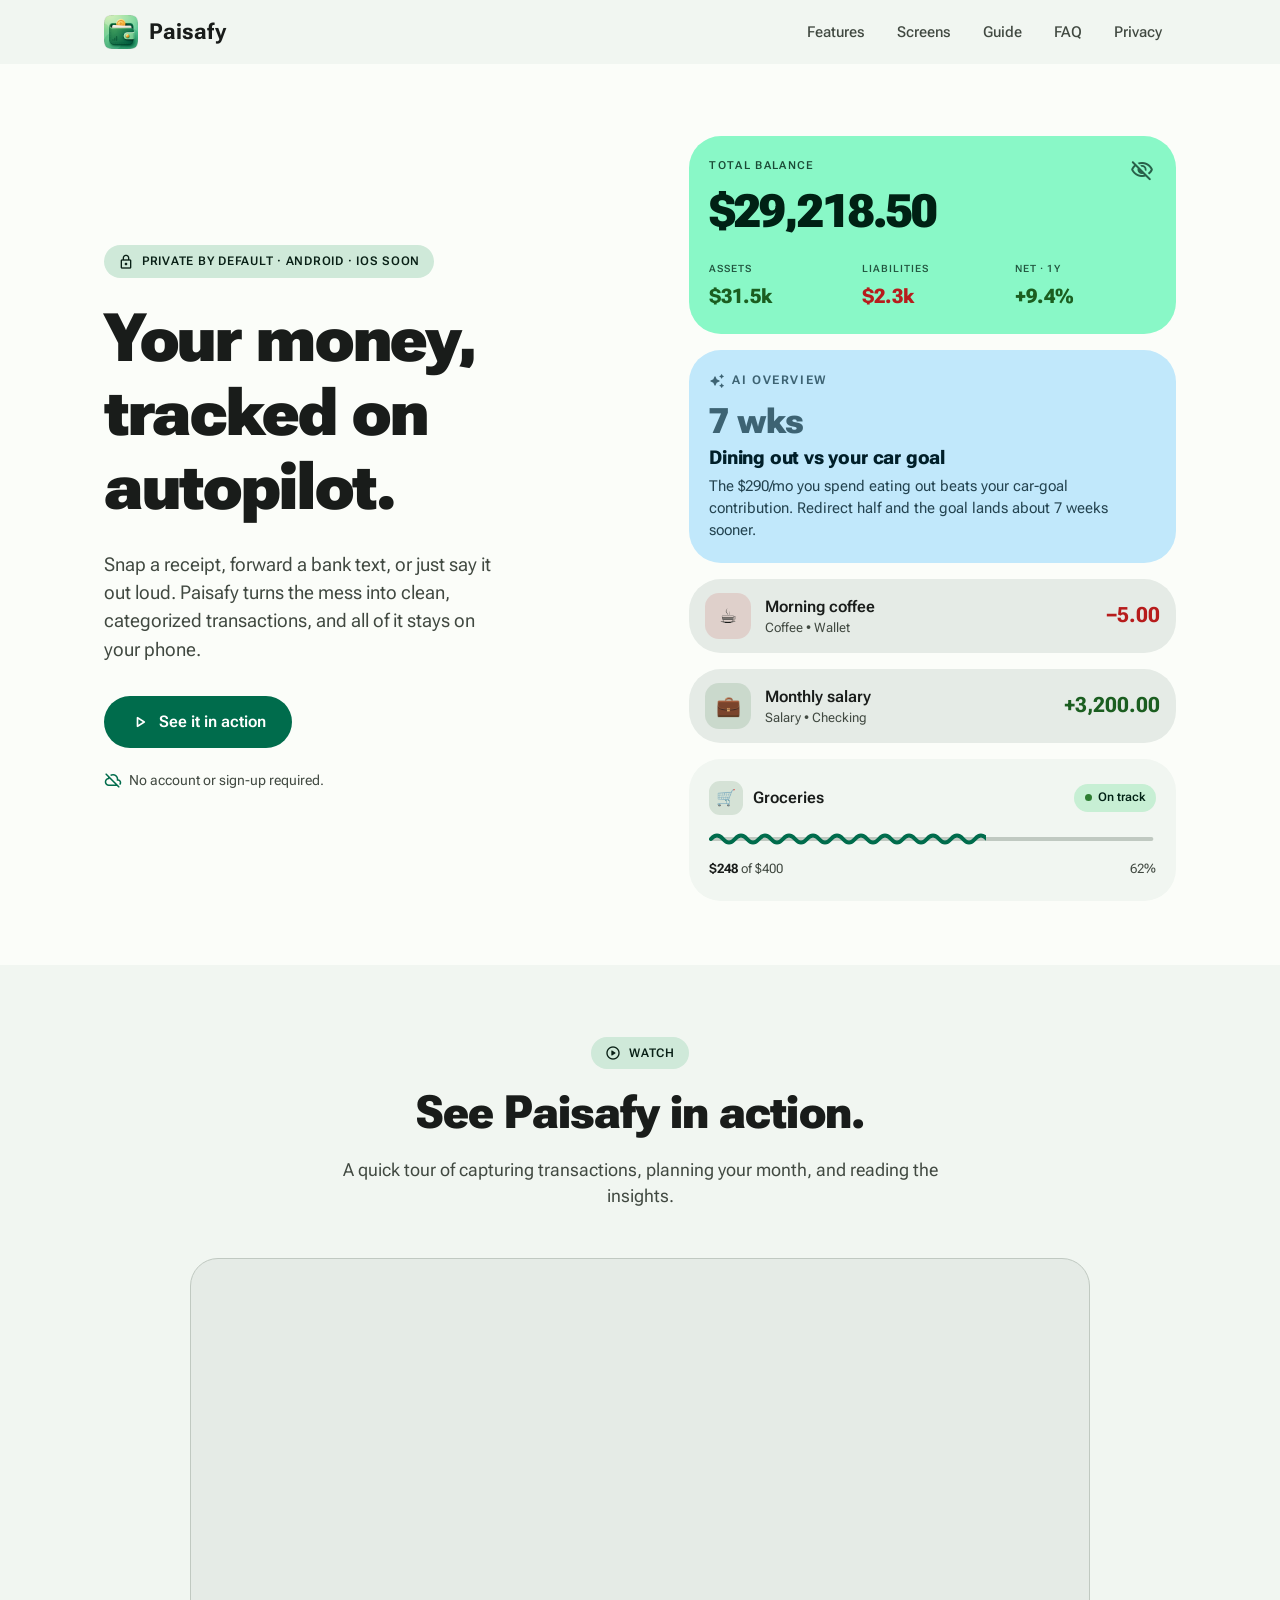
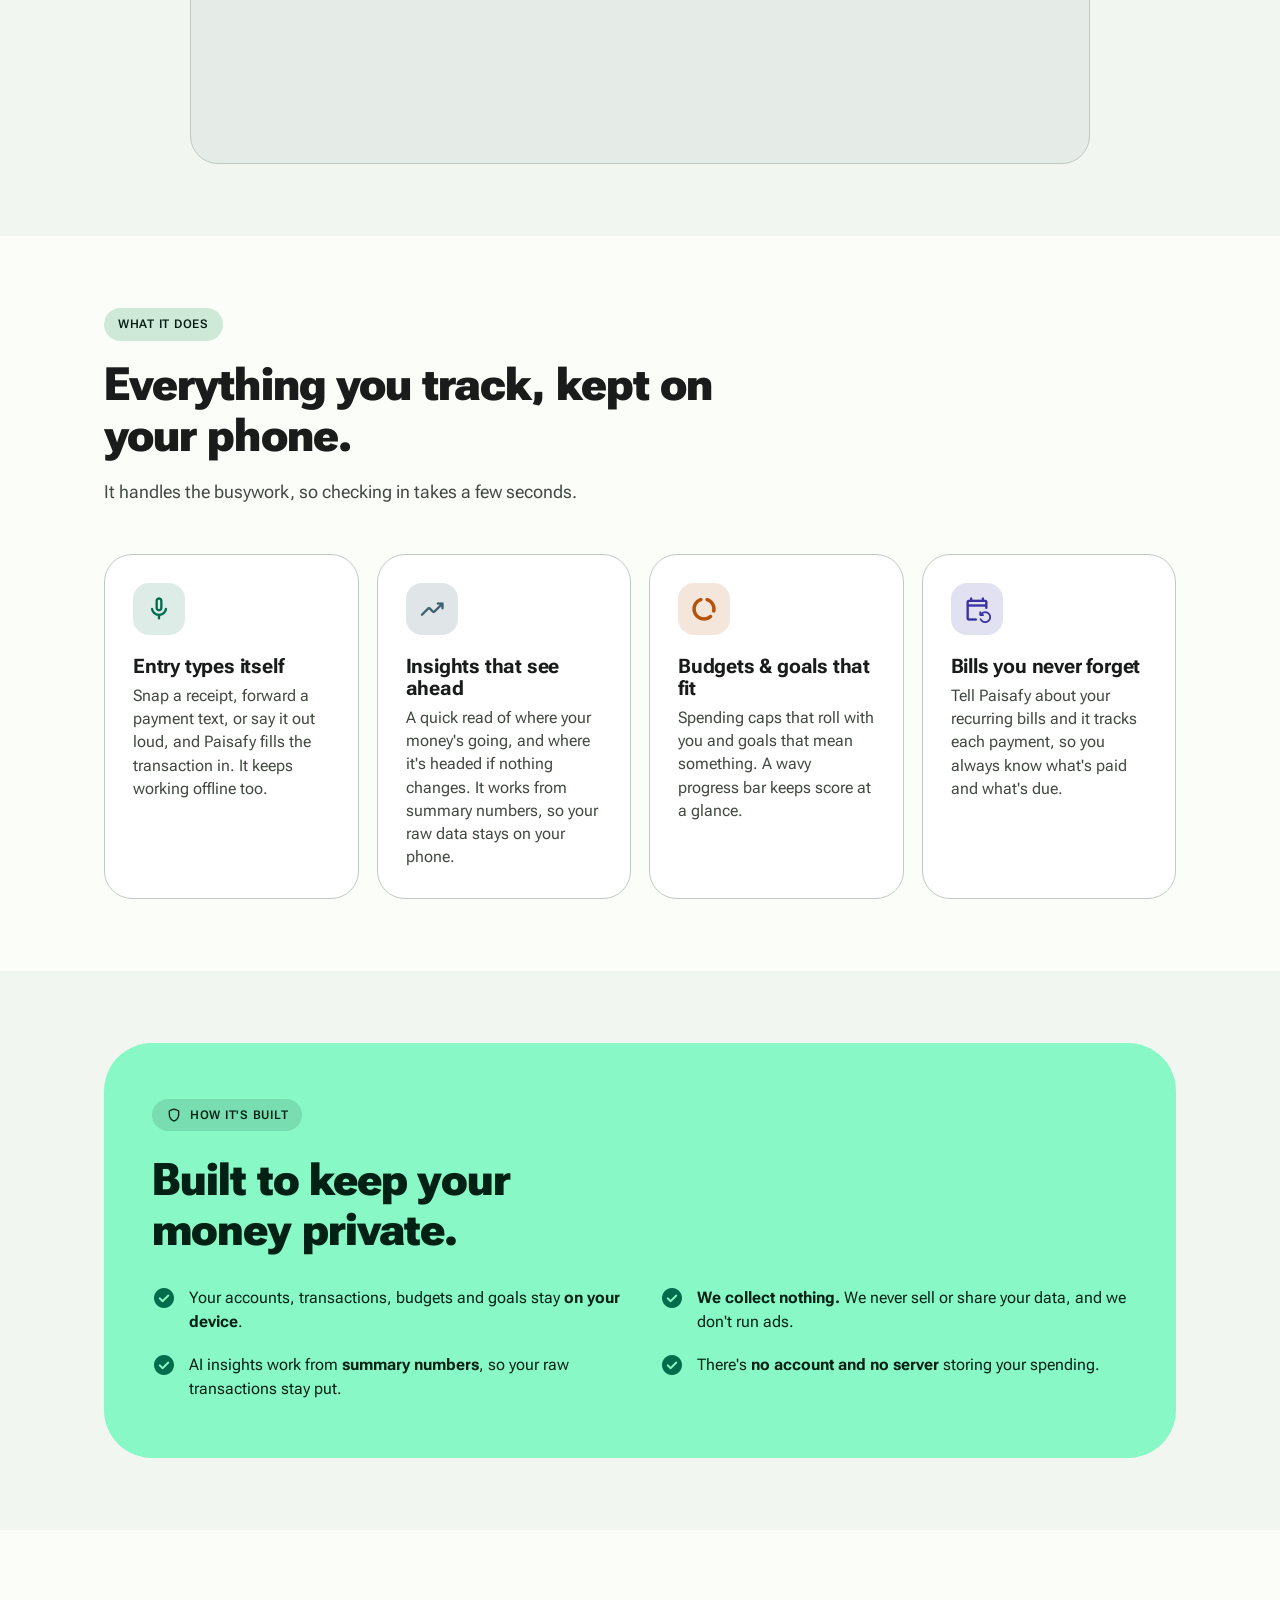
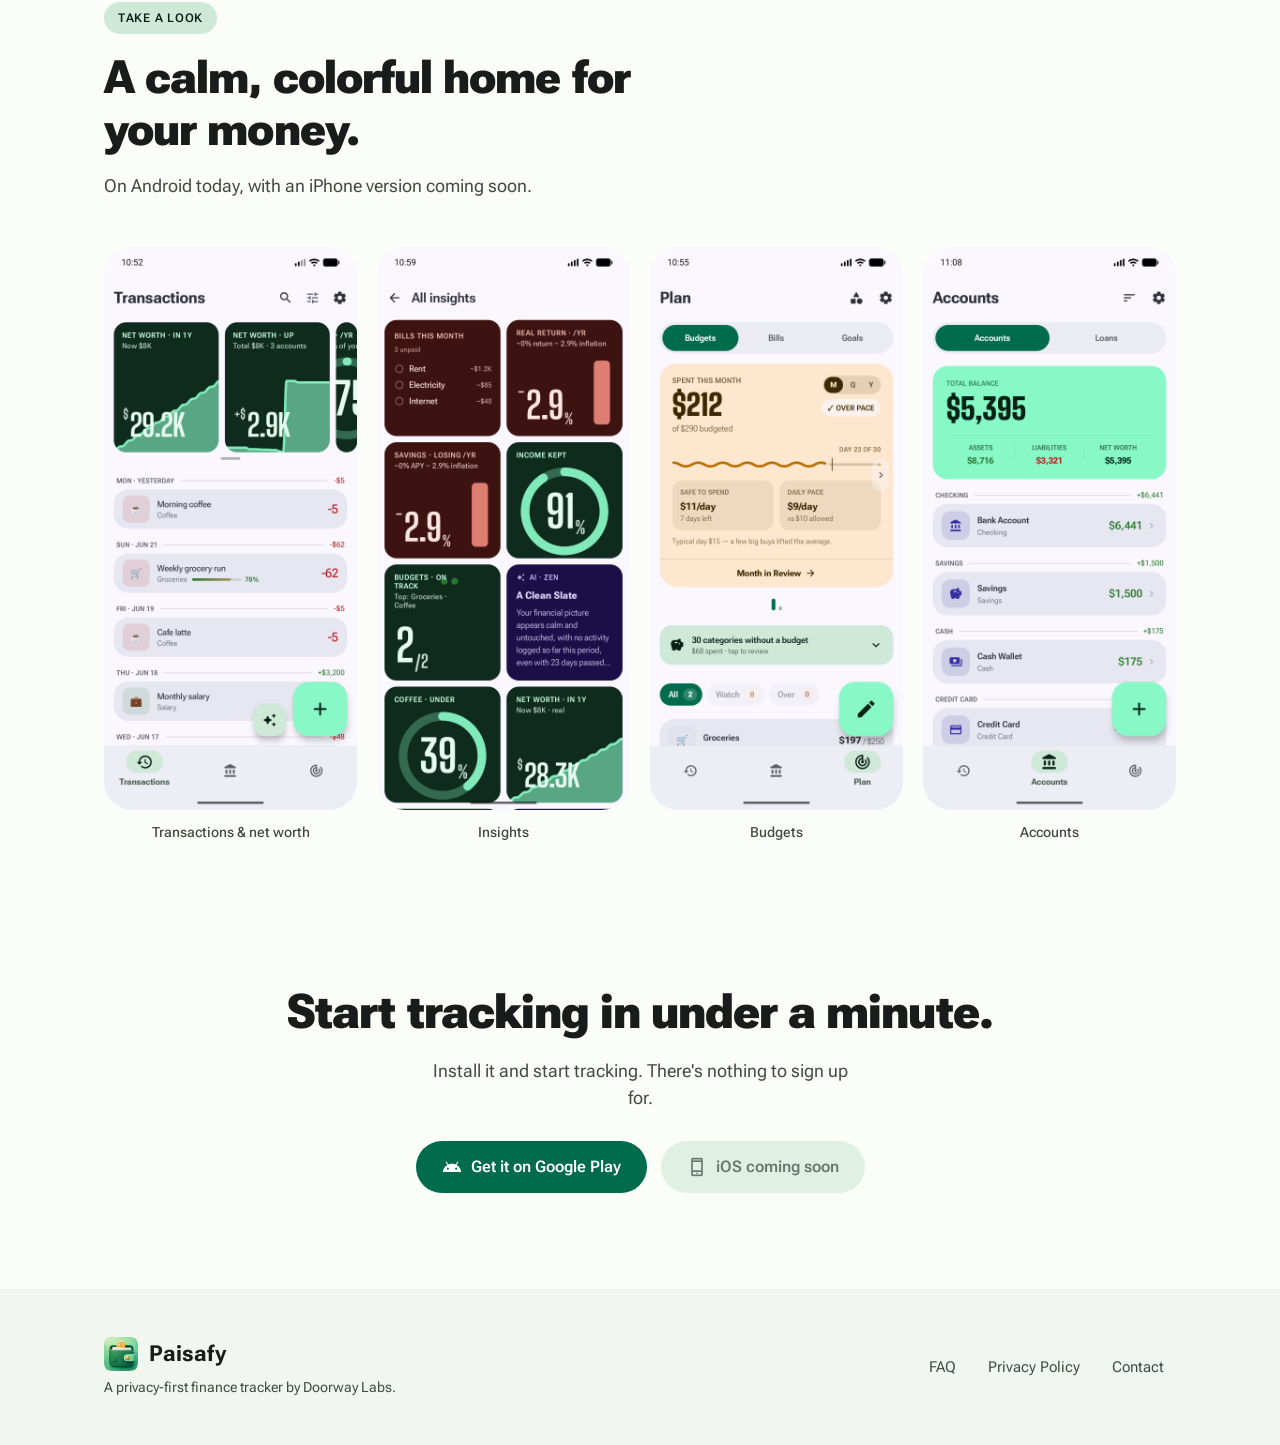
<file: index.html>
<!DOCTYPE html>
<html lang="en">
<head>
  <meta charset="UTF-8" />
  <meta name="viewport" content="width=device-width, initial-scale=1.0" />
  <title>Paisafy: a privacy-first personal finance tracker</title>
  <meta name="description" content="Paisafy is a privacy-first personal finance tracker for Android, with iOS coming soon. Track expenses, budgets, bills and goals. Your data stays on your phone." />
  <link rel="preconnect" href="https://fonts.googleapis.com" />
  <link rel="preconnect" href="https://fonts.gstatic.com" crossorigin />
  <link href="https://fonts.googleapis.com/css2?family=Roboto+Flex:opsz,wght@8..144,400;8..144,500;8..144,600;8..144,700;8..144,800&display=swap" rel="stylesheet" />
  <link rel="stylesheet" href="https://fonts.googleapis.com/css2?family=Material+Symbols+Rounded:opsz,wght,FILL,GRAD@24,400,0,0&family=Material+Symbols+Rounded:opsz,wght,FILL,GRAD@24,500,1,0" />
  <link rel="icon" type="image/png" href="assets/favicon.png" />
  <link rel="apple-touch-icon" href="assets/apple-touch-icon.png" />
  <meta name="theme-color" content="#006C4C" media="(prefers-color-scheme: light)" />
  <meta name="theme-color" content="#191C1A" media="(prefers-color-scheme: dark)" />
  <link rel="stylesheet" href="assets/styles.css" />
</head>
<body>
  <header class="bar">
    <div class="wrap">
      <a class="brand" href="index.html"><img class="logo-tile" src="assets/logo.png" alt="" /> Paisafy</a>
      <nav>
        <a href="#features">Features</a>
        <a href="#screens">Screens</a>
        <a href="guide.html">Guide</a>
        <a href="faq.html">FAQ</a>
        <a href="privacy.html">Privacy</a>
      </nav>
    </div>
  </header>

  <section class="hero">
    <div class="wrap">
      <div>
        <span class="eyebrow"><span class="material-symbols-rounded">lock</span> Private by default · Android · iOS soon</span>
        <h1>Your money, tracked on autopilot.</h1>
        <p class="lead">Snap a receipt, forward a bank text, or just say it out loud. Paisafy turns the mess into clean, categorized transactions, and all of it stays on your phone.</p>
        <div class="cta">
          <a class="btn btn-filled" href="#video"><span class="material-symbols-rounded">play_arrow</span> See it in action</a>
        </div>
        <div class="reassure"><span class="material-symbols-rounded">cloud_off</span> No account or sign-up required.</div>
      </div>

      <!-- recreated app UI cluster -->
      <div class="cluster">
        <div class="card balance">
          <span class="material-symbols-rounded eye">visibility_off</span>
          <div class="lbl">TOTAL BALANCE</div>
          <div class="big money">$29,218.50</div>
          <div class="cols">
            <div class="col"><div class="k">ASSETS</div><div class="v money pos">$31.5k</div></div>
            <div class="col"><div class="k">LIABILITIES</div><div class="v money neg">$2.3k</div></div>
            <div class="col"><div class="k">NET · 1Y</div><div class="v money pos">+9.4%</div></div>
          </div>
        </div>

        <div class="card ai">
          <span class="ai-eyebrow"><span class="material-symbols-rounded">auto_awesome</span> AI Overview</span>
          <div class="ai-hero">7 wks</div>
          <h3 class="ai-head">Dining out vs your car goal</h3>
          <p class="ai-body">The $290/mo you spend eating out beats your car-goal contribution. Redirect half and the goal lands about 7 weeks sooner.</p>
        </div>

        <div class="card txn">
          <span class="tile" style="background:color-mix(in srgb,var(--expense) 13%,transparent)">☕</span>
          <div class="mid"><div class="ttl">Morning coffee</div><div class="meta">Coffee • Wallet</div></div>
          <div class="amt money neg">−5.00</div>
        </div>

        <div class="card txn">
          <span class="tile" style="background:color-mix(in srgb,var(--income) 13%,transparent)">💼</span>
          <div class="mid"><div class="ttl">Monthly salary</div><div class="meta">Salary • Checking</div></div>
          <div class="amt money pos">+3,200.00</div>
        </div>

        <div class="card budget">
          <div class="top">
            <div class="name"><span class="tile" style="background:color-mix(in srgb,var(--income) 13%,transparent)">🛒</span> Groceries</div>
            <span class="chip ontrack"><span class="dot"></span> On track</span>
          </div>
          <div class="wavy">
            <div class="track"><svg width="100%" height="24" preserveAspectRatio="none"><line x1="2" y1="12" x2="99%" y2="12"/></svg></div>
            <div class="fill" style="width:62%">
              <svg width="420" height="24" viewBox="0 0 420 24"><path d="M2 12 Q8 5 14 12 T26 12 T38 12 T50 12 T62 12 T74 12 T86 12 T98 12 T110 12 T122 12 T134 12 T146 12 T158 12 T170 12 T182 12 T194 12 T206 12 T218 12 T230 12 T242 12 T254 12 T266 12 T278 12 T290 12"/></svg>
            </div>
          </div>
          <div class="figs"><span><b>$248</b> of $400</span><span>62%</span></div>
        </div>
      </div>
    </div>
  </section>

  <section class="alt video" id="video">
    <div class="wrap">
      <div class="sec-head">
        <span class="eyebrow"><span class="material-symbols-rounded">play_circle</span> Watch</span>
        <h2>See Paisafy in action.</h2>
        <p>A quick tour of capturing transactions, planning your month, and reading the insights.</p>
      </div>
      <div class="video-frame">
        <iframe src="https://www.youtube-nocookie.com/embed/tWt3ad2_LBo" title="Paisafy demo" loading="lazy" referrerpolicy="strict-origin-when-cross-origin" allow="accelerometer; clipboard-write; encrypted-media; gyroscope; picture-in-picture; web-share; fullscreen" allowfullscreen></iframe>
      </div>
    </div>
  </section>

  <section id="features">
    <div class="wrap">
      <div class="sec-head">
        <span class="eyebrow">What it does</span>
        <h2>Everything you track, kept on your phone.</h2>
        <p>It handles the busywork, so checking in takes a few seconds.</p>
      </div>
      <div class="features">
        <div class="feature">
          <span class="ftile"><span class="material-symbols-rounded">mic</span></span>
          <h3>Entry types itself</h3>
          <p>Snap a receipt, forward a payment text, or say it out loud, and Paisafy fills the transaction in. It keeps working offline too.</p>
        </div>
        <div class="feature">
          <span class="ftile"><span class="material-symbols-rounded">trending_up</span></span>
          <h3>Insights that see ahead</h3>
          <p>A quick read of where your money's going, and where it's headed if nothing changes. It works from summary numbers, so your raw data stays on your phone.</p>
        </div>
        <div class="feature">
          <span class="ftile"><span class="material-symbols-rounded">data_usage</span></span>
          <h3>Budgets &amp; goals that fit</h3>
          <p>Spending caps that roll with you and goals that mean something. A wavy progress bar keeps score at a glance.</p>
        </div>
        <div class="feature">
          <span class="ftile"><span class="material-symbols-rounded">event_repeat</span></span>
          <h3>Bills you never forget</h3>
          <p>Tell Paisafy about your recurring bills and it tracks each payment, so you always know what's paid and what's due.</p>
        </div>
      </div>
    </div>
  </section>

  <section class="alt" id="privacy-band">
    <div class="wrap">
      <div class="privacy-card">
        <span class="eyebrow"><span class="material-symbols-rounded">shield</span> How it's built</span>
        <h2>Built to keep your money private.</h2>
        <ul>
          <li><span class="material-symbols-rounded">check_circle</span><span>Your accounts, transactions, budgets and goals stay <strong>on your device</strong>.</span></li>
          <li><span class="material-symbols-rounded">check_circle</span><span><strong>We collect nothing.</strong> We never sell or share your data, and we don't run ads.</span></li>
          <li><span class="material-symbols-rounded">check_circle</span><span>AI insights work from <strong>summary numbers</strong>, so your raw transactions stay put.</span></li>
          <li><span class="material-symbols-rounded">check_circle</span><span>There's <strong>no account and no server</strong> storing your spending.</span></li>
        </ul>
      </div>
    </div>
  </section>

  <section id="screens">
    <div class="wrap">
      <div class="sec-head">
        <span class="eyebrow">Take a look</span>
        <h2>A calm, colorful home for your money.</h2>
        <p>On Android today, with an iPhone version coming soon.</p>
      </div>
      <div class="screens">
        <figure><img src="assets/screenshots/01-transactions.png" alt="Transactions and net worth" loading="lazy" /><figcaption>Transactions &amp; net worth</figcaption></figure>
        <figure><img src="assets/screenshots/08-all-insights.png" alt="Insights" loading="lazy" /><figcaption>Insights</figcaption></figure>
        <figure><img src="assets/screenshots/03-budgets.png" alt="Budgets" loading="lazy" /><figcaption>Budgets</figcaption></figure>
        <figure><img src="assets/screenshots/02-accounts.png" alt="Accounts" loading="lazy" /><figcaption>Accounts</figcaption></figure>
      </div>
    </div>
  </section>

  <section class="closing">
    <div class="wrap">
      <h2>Start tracking in under a minute.</h2>
      <p>Install it and start tracking. There's nothing to sign up for.</p>
      <div class="cta">
        <a class="btn btn-filled" href="#"><span class="material-symbols-rounded">android</span> Get it on Google Play</a>
        <span class="btn btn-tonal soon"><span class="material-symbols-rounded">phone_iphone</span> iOS coming soon</span>
      </div>
    </div>
  </section>

  <footer>
    <div class="wrap">
      <div>
        <a class="brand" href="index.html"><img class="logo-tile" src="assets/logo.png" alt="" /> Paisafy</a>
        <p class="muted">A privacy-first finance tracker by Doorway Labs.</p>
      </div>
      <div class="links">
        <a href="faq.html">FAQ</a>
        <a href="privacy.html">Privacy Policy</a>
        <a href="mailto:doorway.labs@gmail.com">Contact</a>
      </div>
    </div>
  </footer>
</body>
</html>
</file>
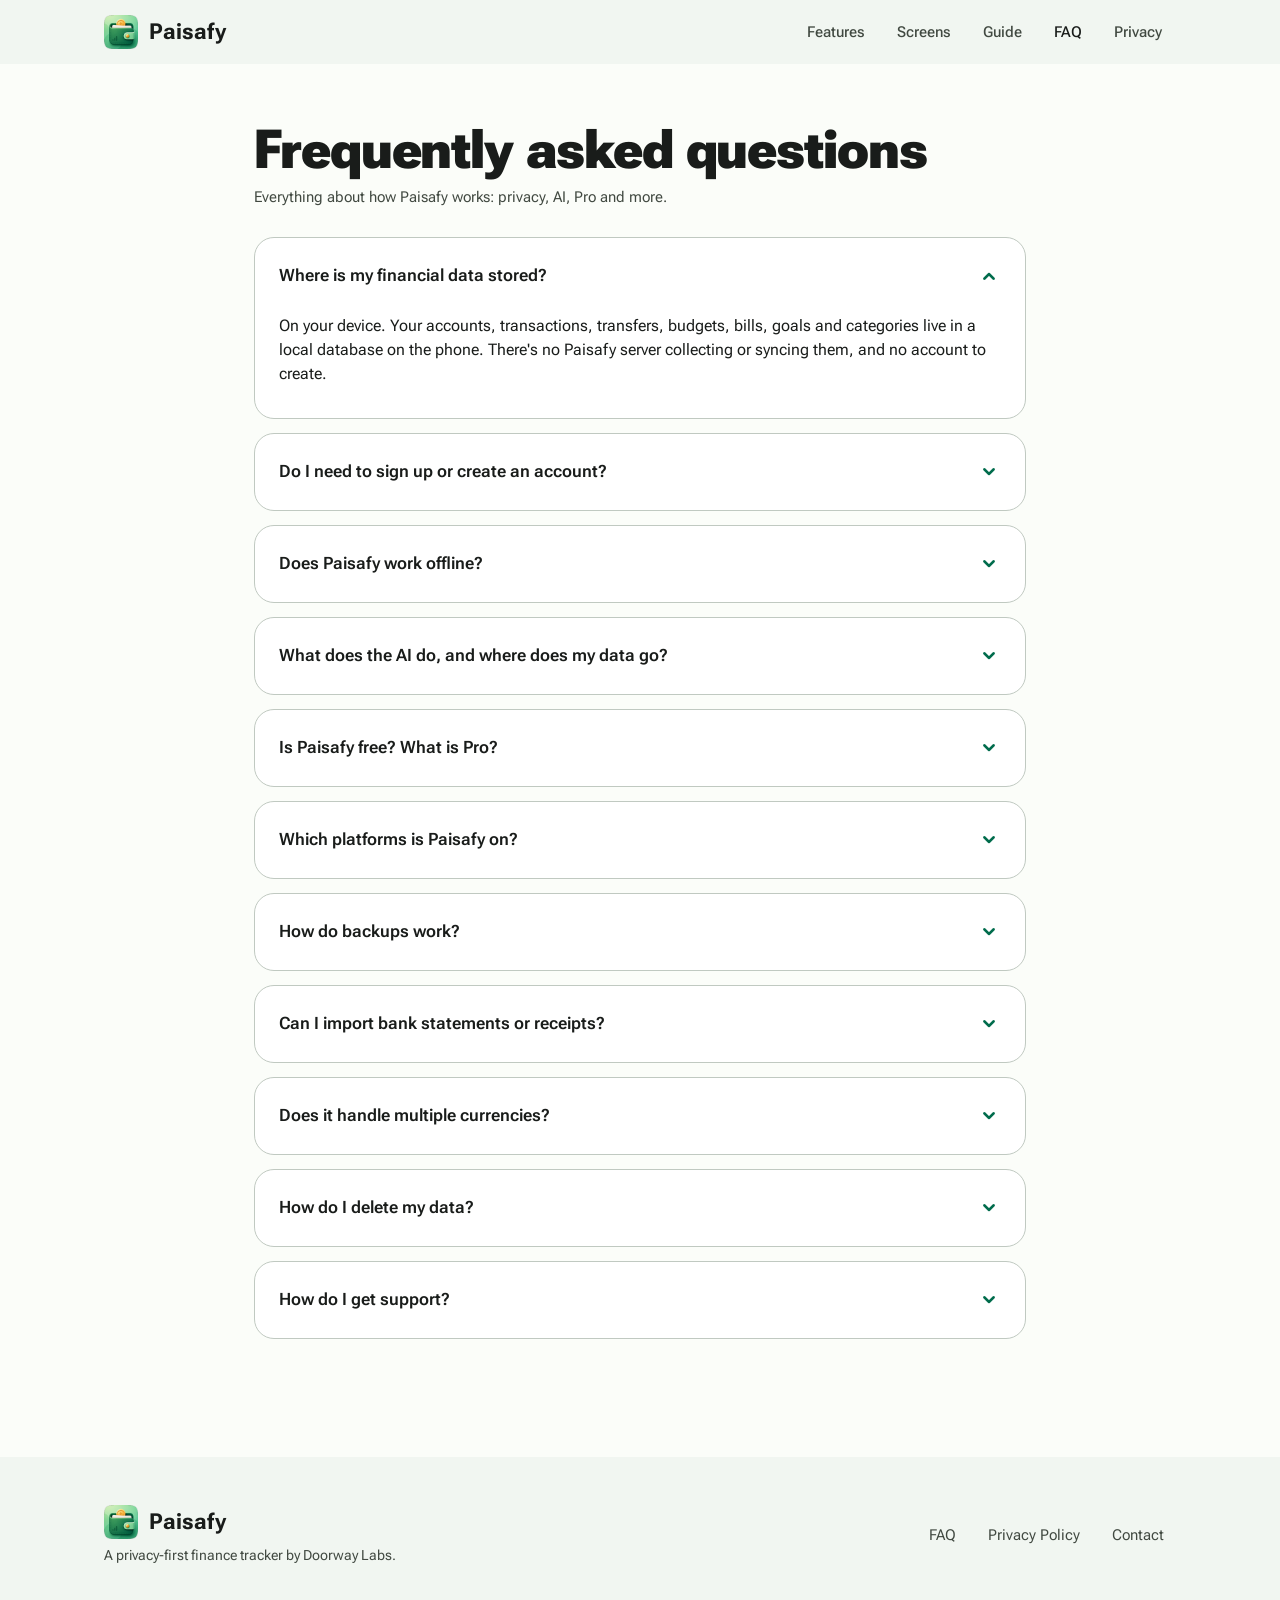
<file: faq.html>
<!DOCTYPE html>
<html lang="en">
<head>
  <meta charset="UTF-8" />
  <meta name="viewport" content="width=device-width, initial-scale=1.0" />
  <title>FAQ | Paisafy</title>
  <meta name="description" content="Frequently asked questions about Paisafy: privacy, offline use, AI, Pro, backups, platforms and more." />
  <link rel="preconnect" href="https://fonts.googleapis.com" />
  <link rel="preconnect" href="https://fonts.gstatic.com" crossorigin />
  <link href="https://fonts.googleapis.com/css2?family=Roboto+Flex:opsz,wght@8..144,400;8..144,500;8..144,600;8..144,700;8..144,800&display=swap" rel="stylesheet" />
  <link rel="stylesheet" href="https://fonts.googleapis.com/css2?family=Material+Symbols+Rounded:opsz,wght,FILL,GRAD@24,400,0,0&family=Material+Symbols+Rounded:opsz,wght,FILL,GRAD@24,500,1,0" />
  <link rel="icon" type="image/png" href="assets/favicon.png" />
  <link rel="apple-touch-icon" href="assets/apple-touch-icon.png" />
  <meta name="theme-color" content="#006C4C" media="(prefers-color-scheme: light)" />
  <meta name="theme-color" content="#191C1A" media="(prefers-color-scheme: dark)" />
  <link rel="stylesheet" href="assets/styles.css" />
</head>
<body>
  <header class="bar">
    <div class="wrap">
      <a class="brand" href="index.html"><img class="logo-tile" src="assets/logo.png" alt="" /> Paisafy</a>
      <nav>
        <a href="index.html#features">Features</a>
        <a href="index.html#screens">Screens</a>
        <a href="guide.html">Guide</a>
        <a class="active" href="faq.html">FAQ</a>
        <a href="privacy.html">Privacy</a>
      </nav>
    </div>
  </header>

  <main class="doc">
    <div class="wrap">
      <h1>Frequently asked questions</h1>
      <p class="updated">Everything about how Paisafy works: privacy, AI, Pro and more.</p>

      <details class="faq-item" open>
        <summary>Where is my financial data stored?</summary>
        <div class="body">
          <p>On your device. Your accounts, transactions, transfers, budgets, bills, goals and categories live in a local database on the phone. There's no Paisafy server collecting or syncing them, and no account to create.</p>
        </div>
      </details>

      <details class="faq-item">
        <summary>Do I need to sign up or create an account?</summary>
        <div class="body">
          <p>No. You just install the app and start tracking, with no sign-up, login, or cloud profile. And because there's no account, there's nothing for us to lose.</p>
        </div>
      </details>

      <details class="faq-item">
        <summary>Does Paisafy work offline?</summary>
        <div class="body">
          <p>Yes, fully. The app is offline-first. It only uses the network for optional features you choose to use: AI parsing, fetching exchange rates, and saving backups to a cloud folder. Even smart entry has an on-device fallback, so it keeps working with no connection.</p>
        </div>
      </details>

      <details class="faq-item">
        <summary>What does the AI do, and where does my data go?</summary>
        <div class="body">
          <p>The AI can parse text, receipts, bank statements and payment notifications into clean transactions, and can generate an analyst-style overview. When you use these features, the relevant content is processed by Google's Gemini models via Firebase AI Logic (Vertex AI), acting as our service provider, solely to perform the task you asked for. Your content isn't used to train its models.</p>
          <p>The AI Overview and chat are built from an <strong>aggregate-only snapshot</strong>: no raw transactions, account names, SMS content or location are included. Full details are in the <a href="privacy.html">privacy policy</a>.</p>
        </div>
      </details>

      <details class="faq-item">
        <summary>Is Paisafy free? What is Pro?</summary>
        <div class="body">
          <p>Core tracking is free and unlimited, including accounts, transactions, budgets, goals, and more. <strong>Pro</strong> is a one-time lifetime unlock (a single in-app purchase) that removes the 5-bill limit, enables automatic daily backups, and opens the full insight library and All-Insights grid.</p>
        </div>
      </details>

      <details class="faq-item">
        <summary>Which platforms is Paisafy on?</summary>
        <div class="body">
          <p>Paisafy is on Android today, and an iPhone version is coming soon. It's built to feel right at home on your device, and the iPhone version will work the same way, so your numbers and habits travel with you whichever you pick up.</p>
        </div>
      </details>

      <details class="faq-item">
        <summary>How do backups work?</summary>
        <div class="body">
          <p>You can export and import a full JSON backup of all your data at any time. With Pro, automatic daily backups write a dated snapshot to a folder you pick once: local storage or your own Google Drive folder (accessed through the system file picker, so the app never signs in to your Google account). The newest 14 snapshots are kept.</p>
        </div>
      </details>

      <details class="faq-item">
        <summary>Can I import bank statements or receipts?</summary>
        <div class="body">
          <p>Yes. Import per-account statements as PDF, image or CSV, or share a receipt image to parse and match the payee. A preview shows the row count, date range and transfers before anything is added. Encrypted PDFs are decrypted on-device before processing.</p>
        </div>
      </details>

      <details class="faq-item">
        <summary>Does it handle multiple currencies?</summary>
        <div class="body">
          <p>Yes. Every account, budget and goal can have its own currency, and amounts carry their currency with currency-safe math. Cross-currency totals convert through live exchange rates, falling back to per-currency subtotals when offline.</p>
        </div>
      </details>

      <details class="faq-item">
        <summary>How do I delete my data?</summary>
        <div class="body">
          <p>You're always in control. Delete individual records in the app, use the delete-all option in Settings, or simply uninstall. Since everything is stored locally, uninstalling removes it. Any backups you exported stay wherever you saved them until you delete them.</p>
        </div>
      </details>

      <details class="faq-item">
        <summary>How do I get support?</summary>
        <div class="body">
          <p>Email us at <a href="mailto:doorway.labs@gmail.com">doorway.labs@gmail.com</a> and we'll help.</p>
        </div>
      </details>
    </div>
  </main>

  <footer>
    <div class="wrap">
      <div>
        <a class="brand" href="index.html"><img class="logo-tile" src="assets/logo.png" alt="" /> Paisafy</a>
        <p class="muted">A privacy-first finance tracker by Doorway Labs.</p>
      </div>
      <div class="links">
        <a href="faq.html">FAQ</a>
        <a href="privacy.html">Privacy Policy</a>
        <a href="mailto:doorway.labs@gmail.com">Contact</a>
      </div>
    </div>
  </footer>
</body>
</html>
</file>
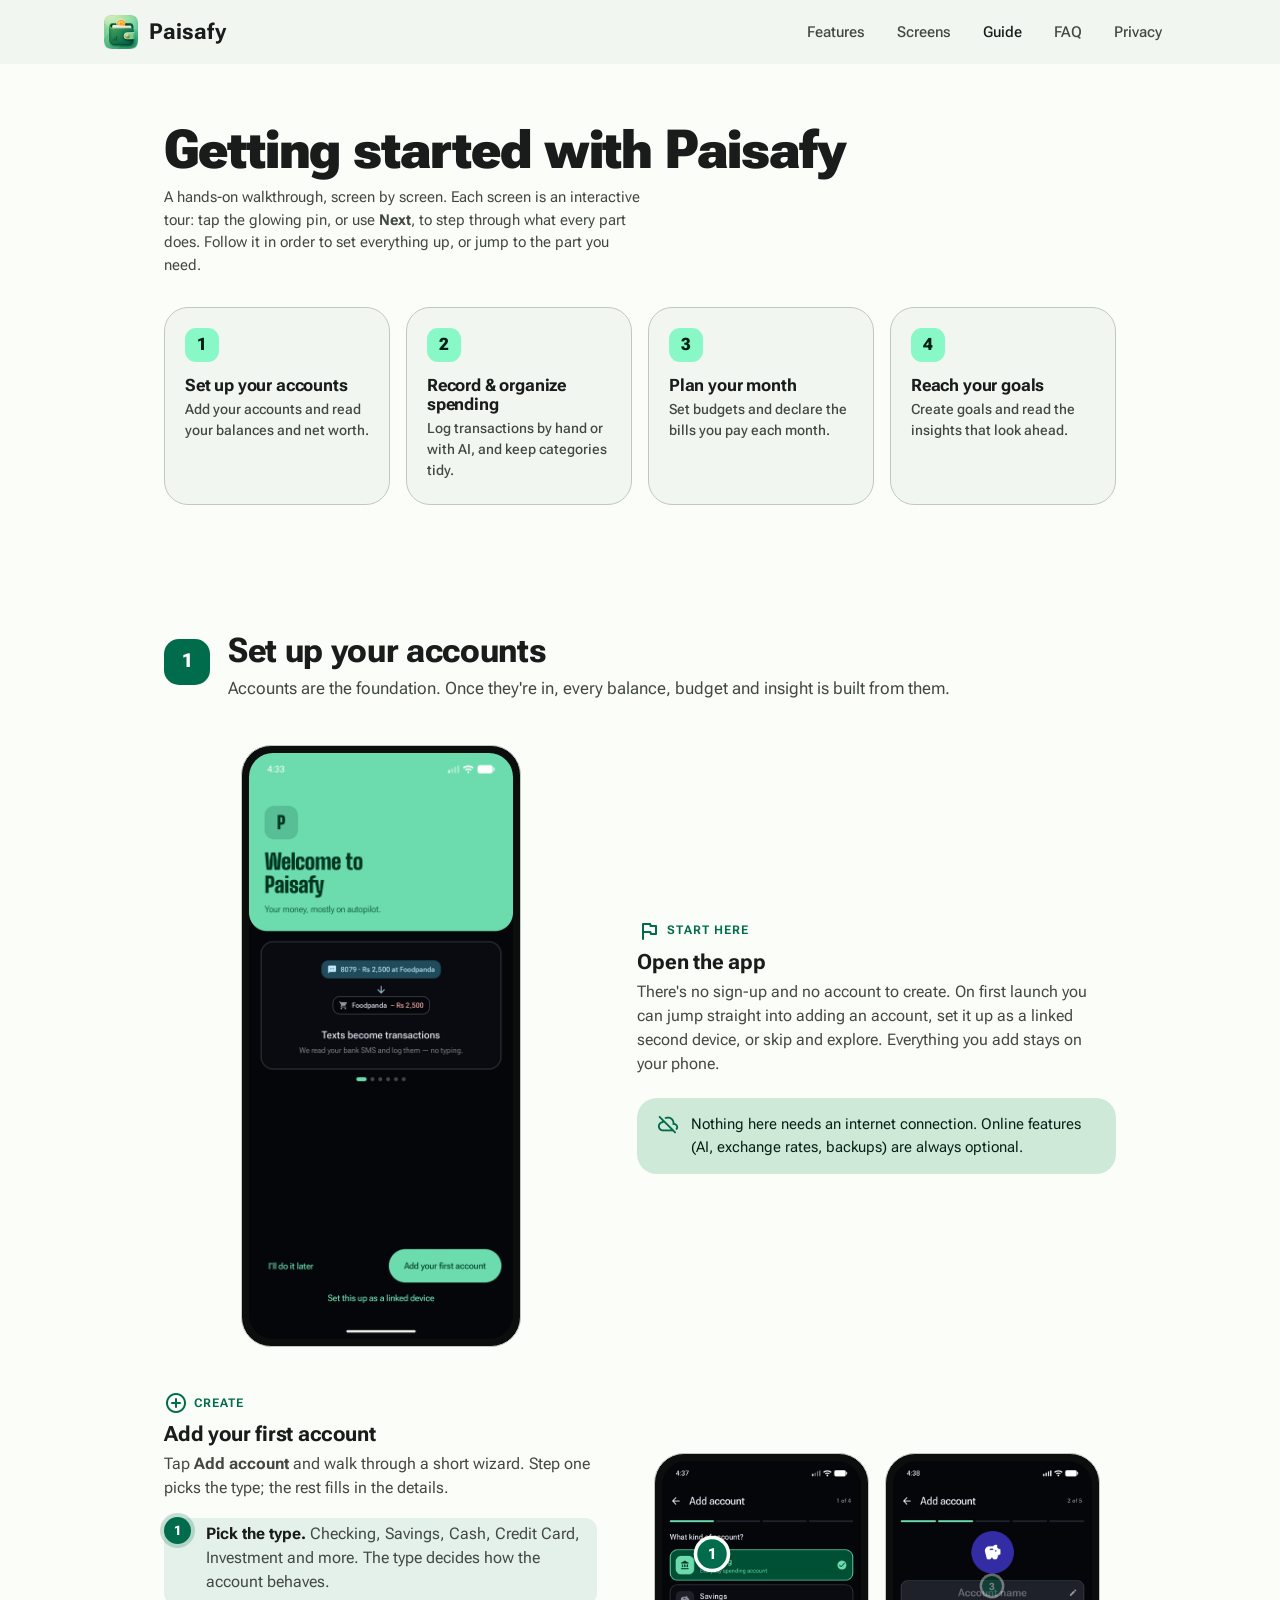
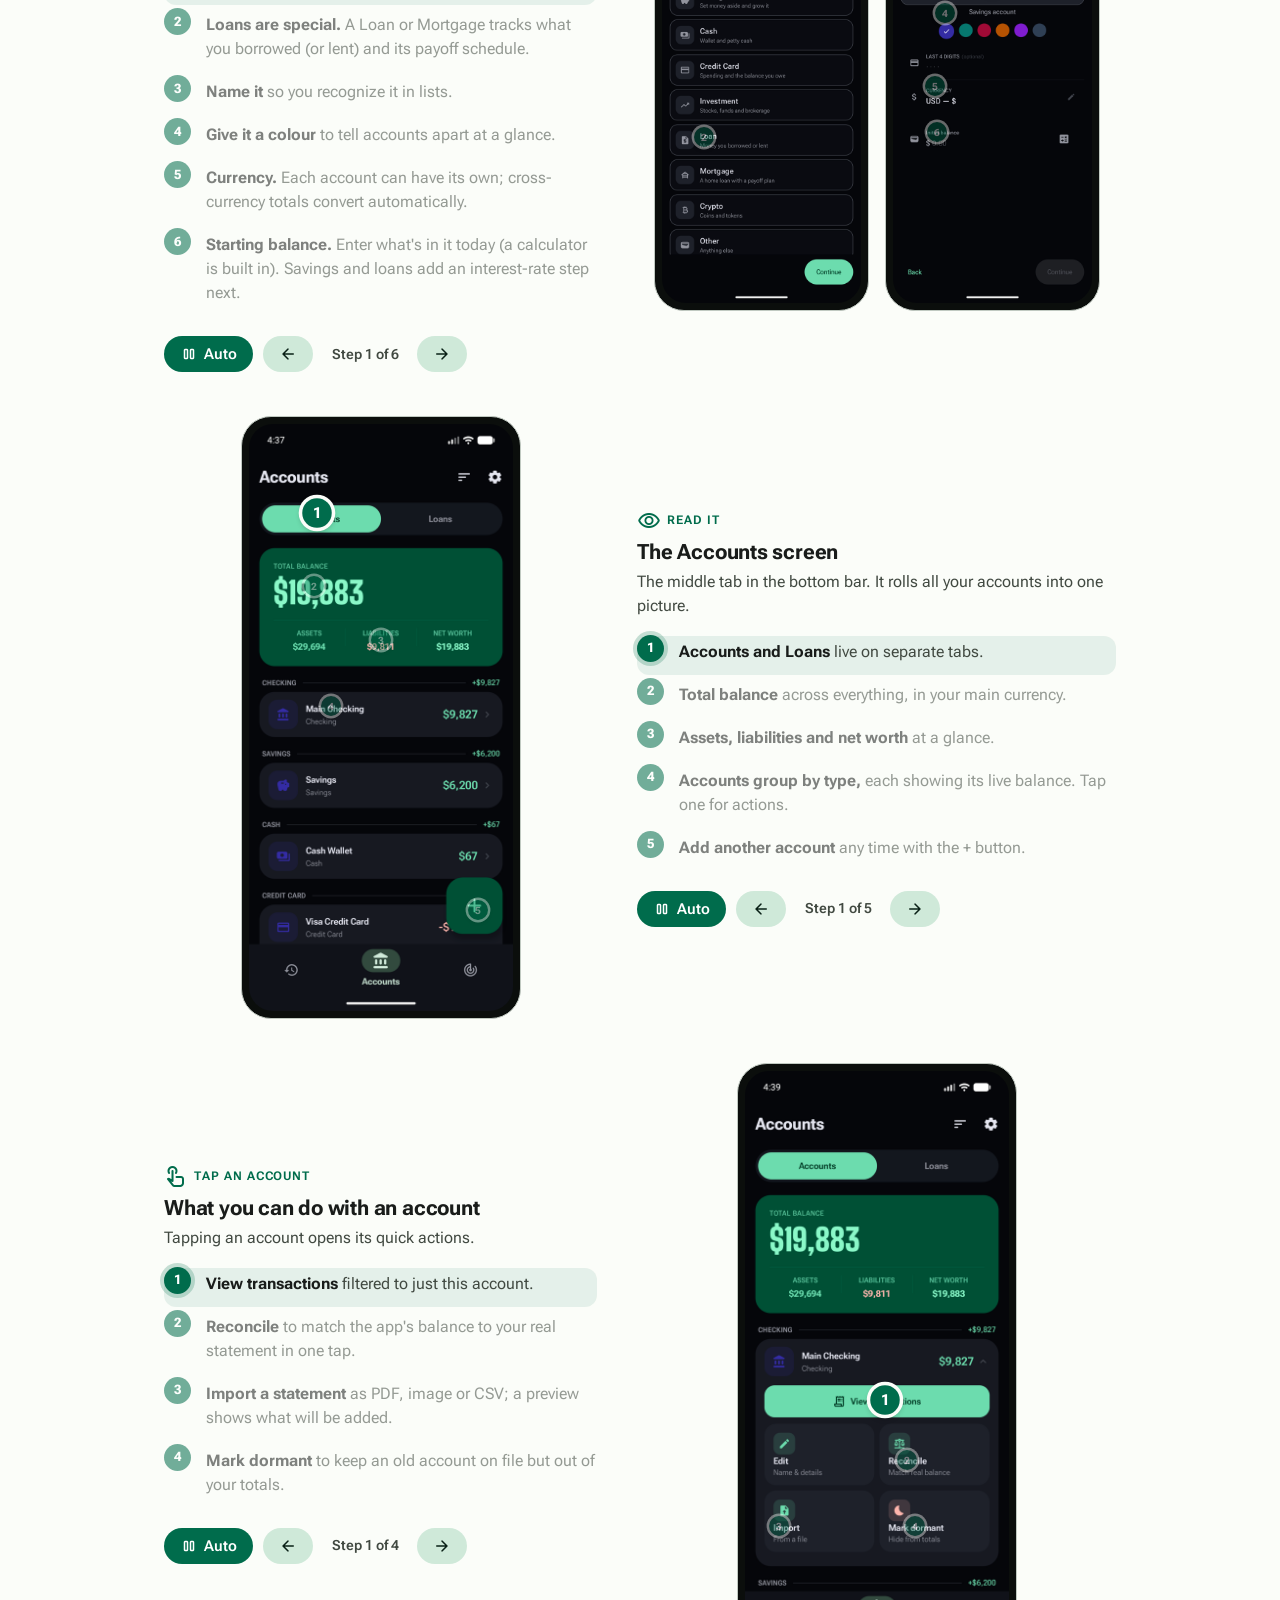
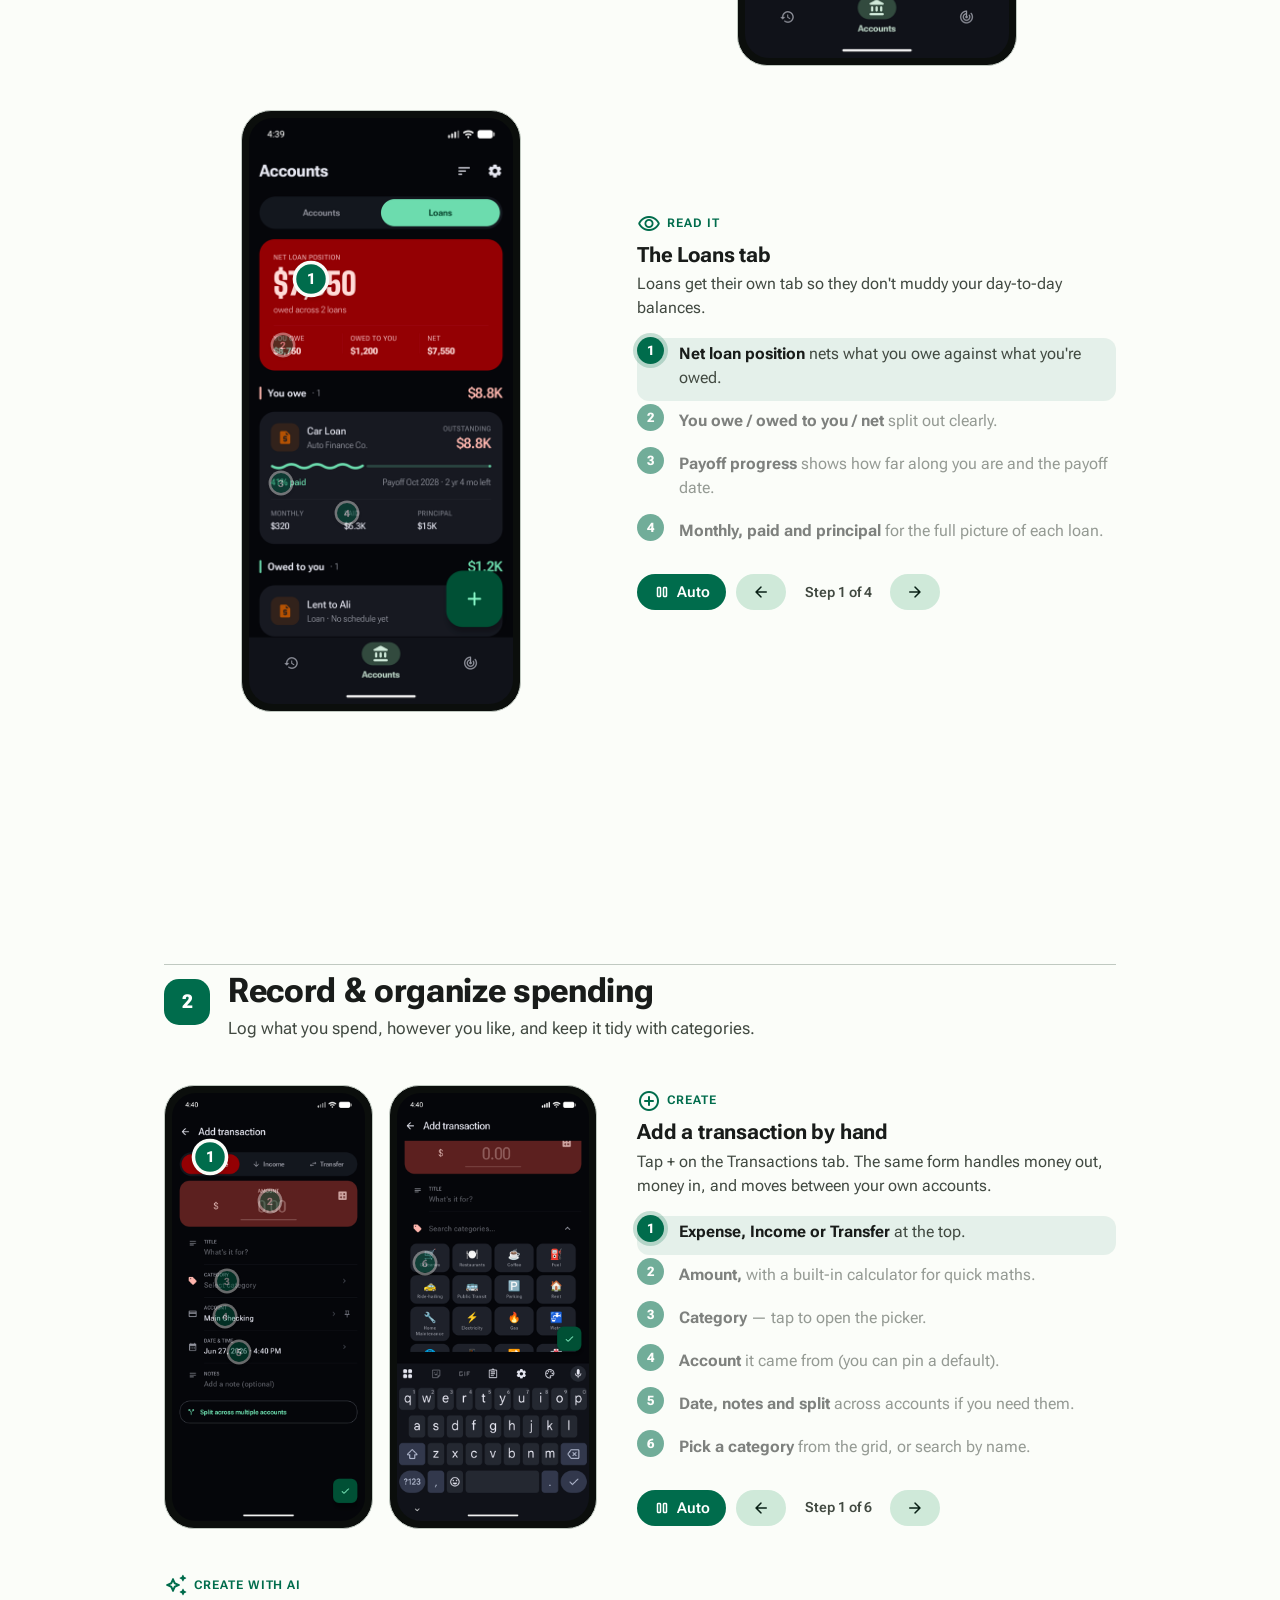
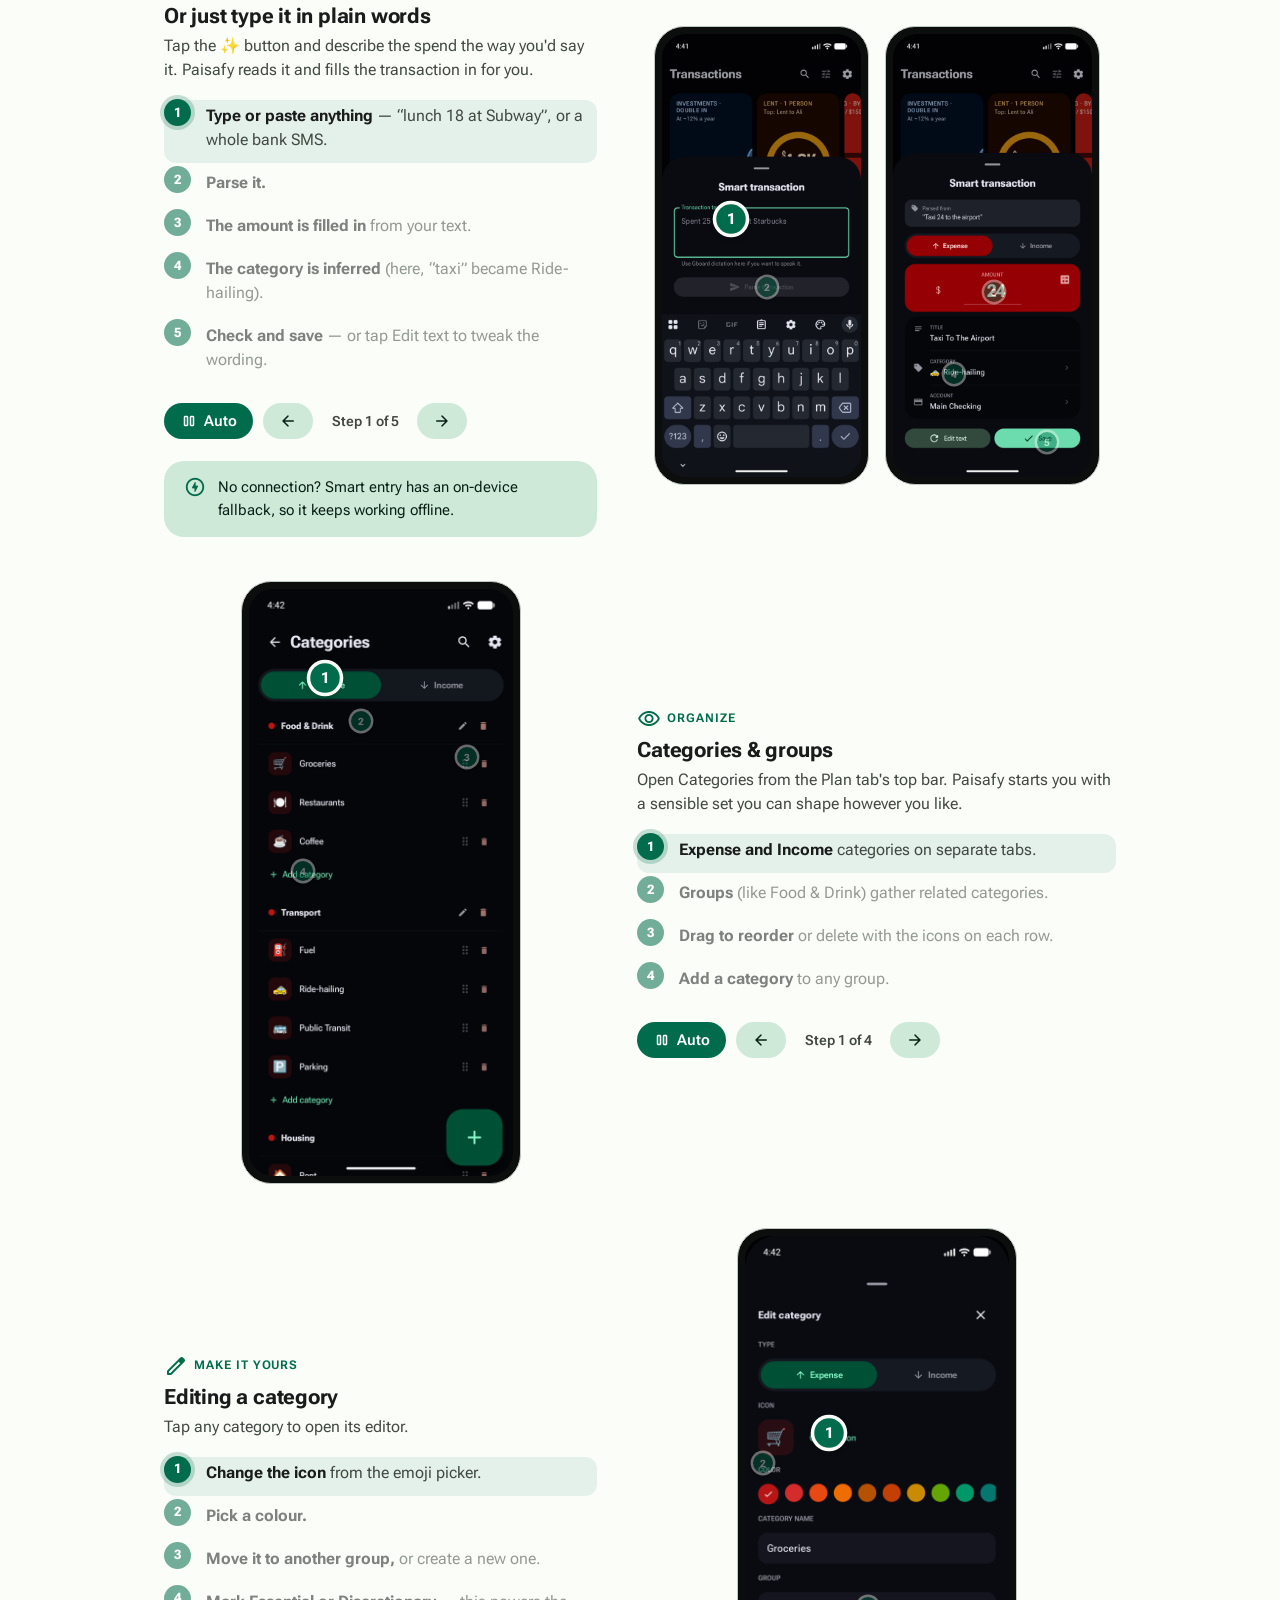
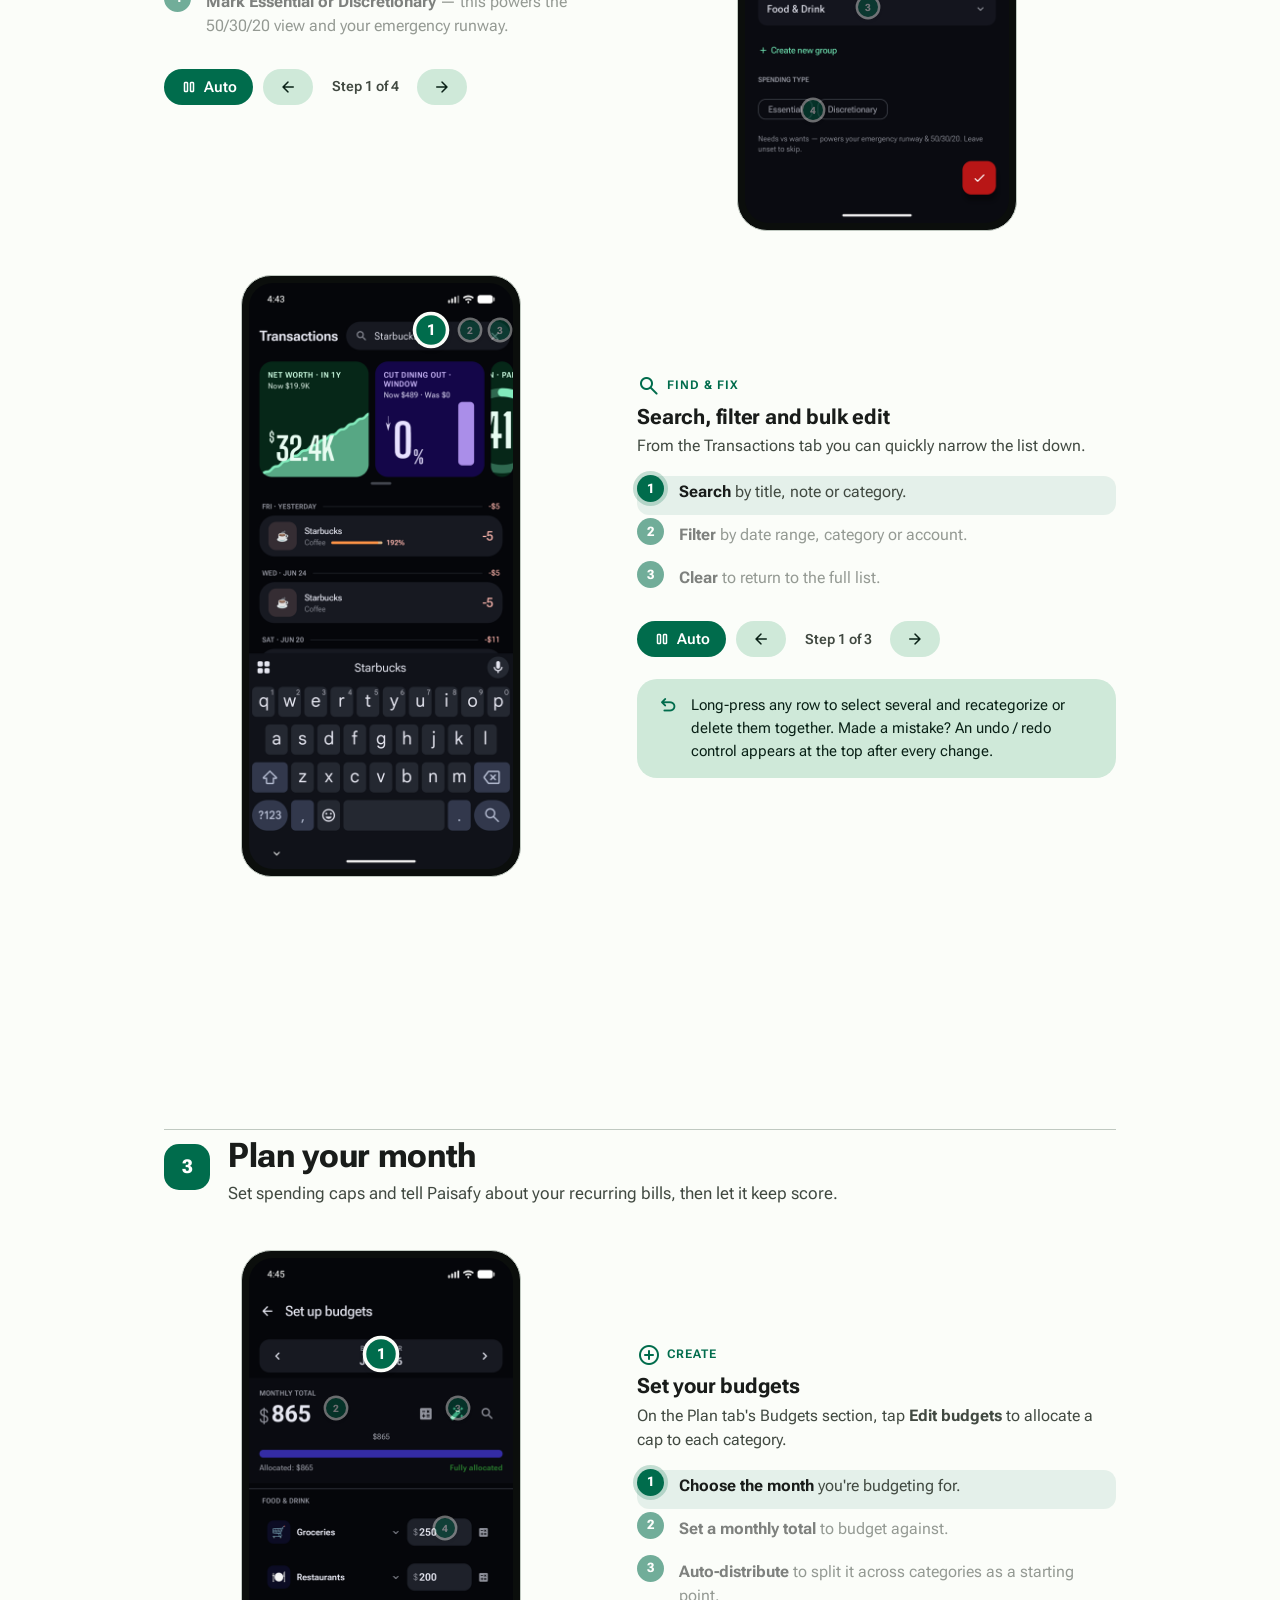
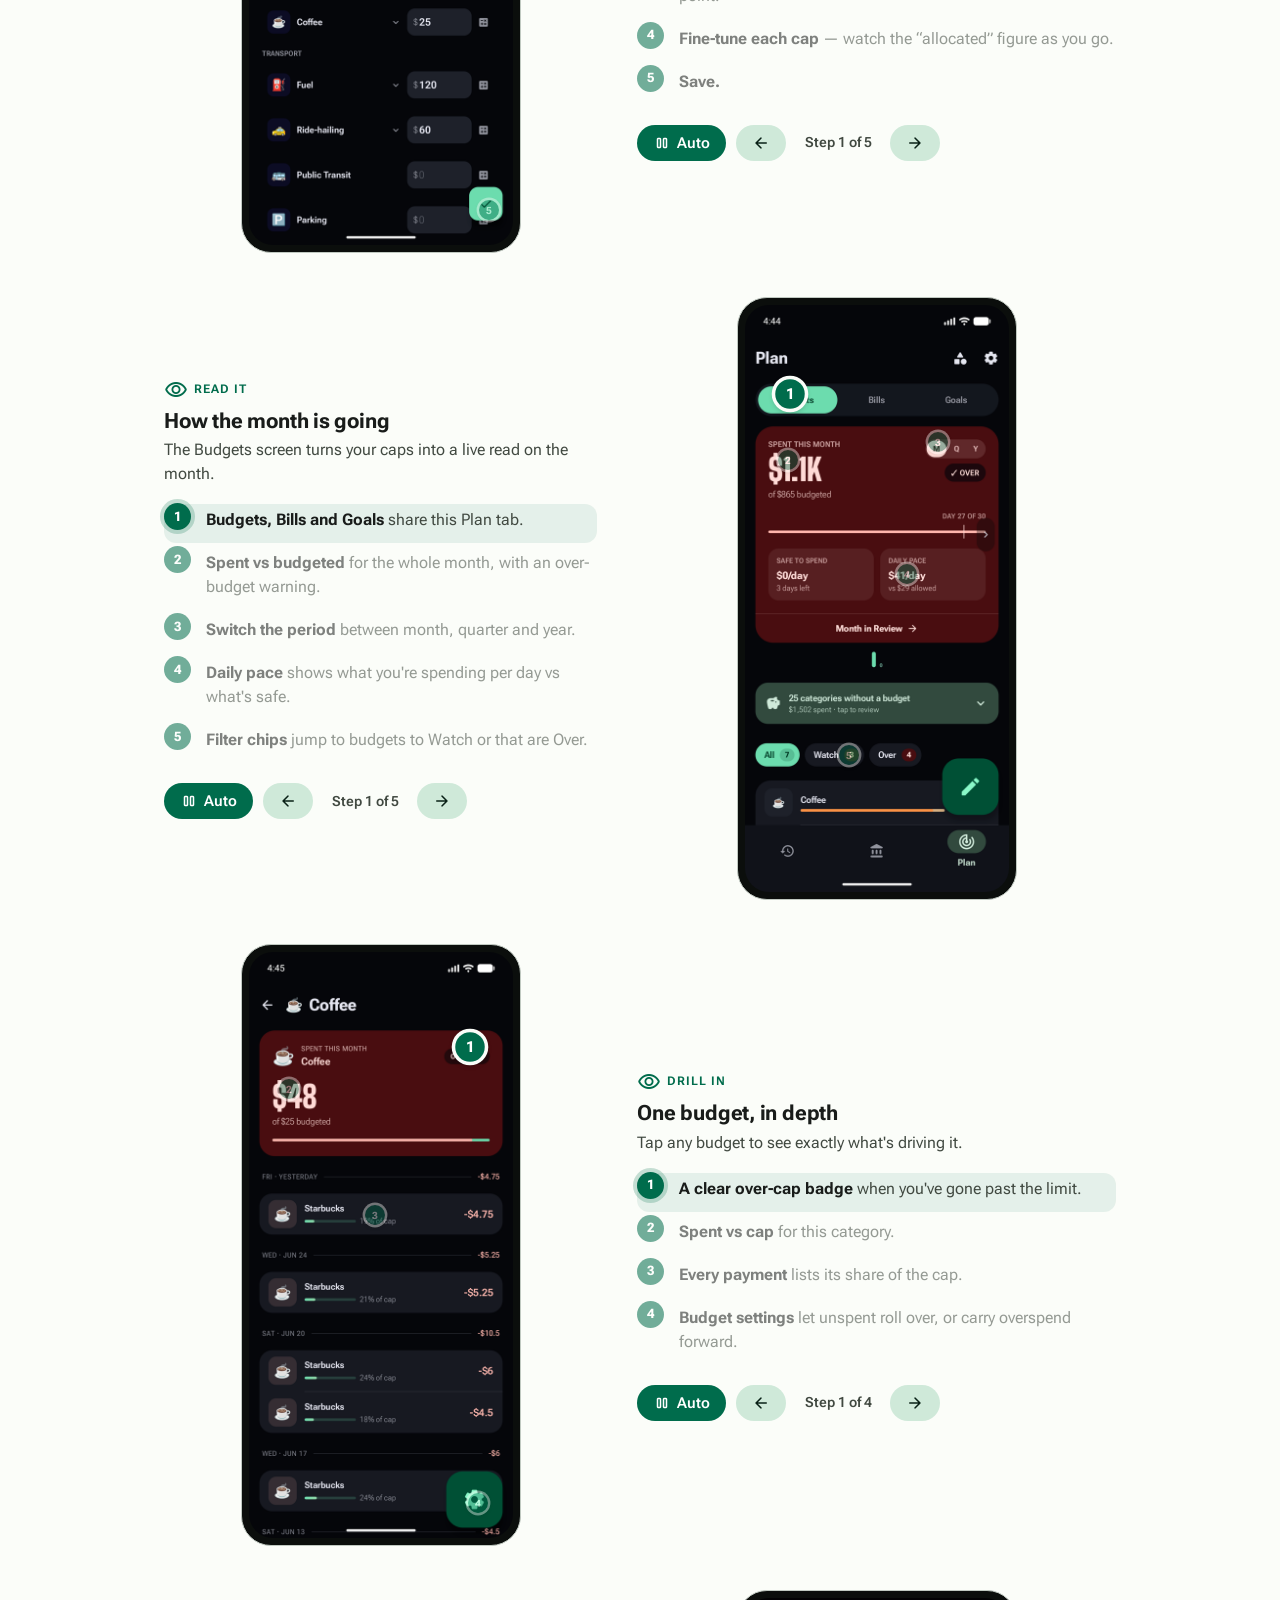
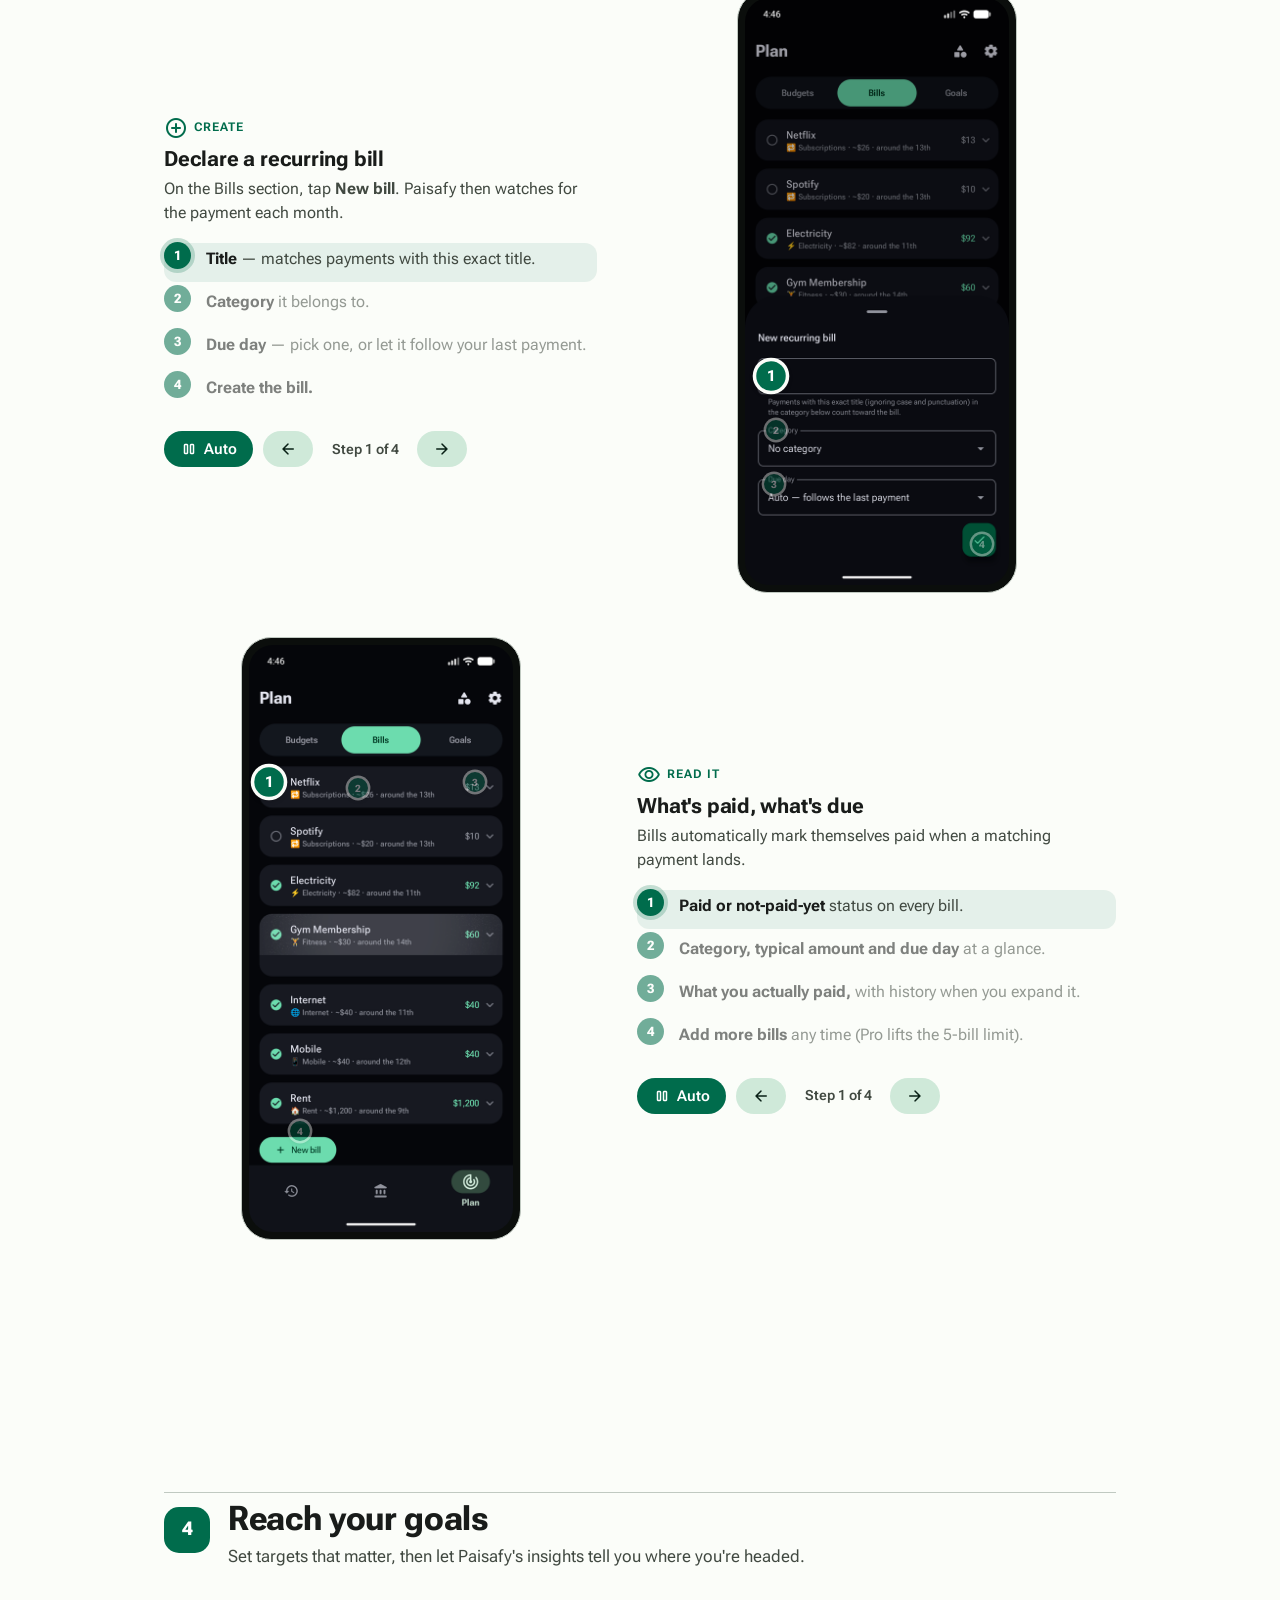
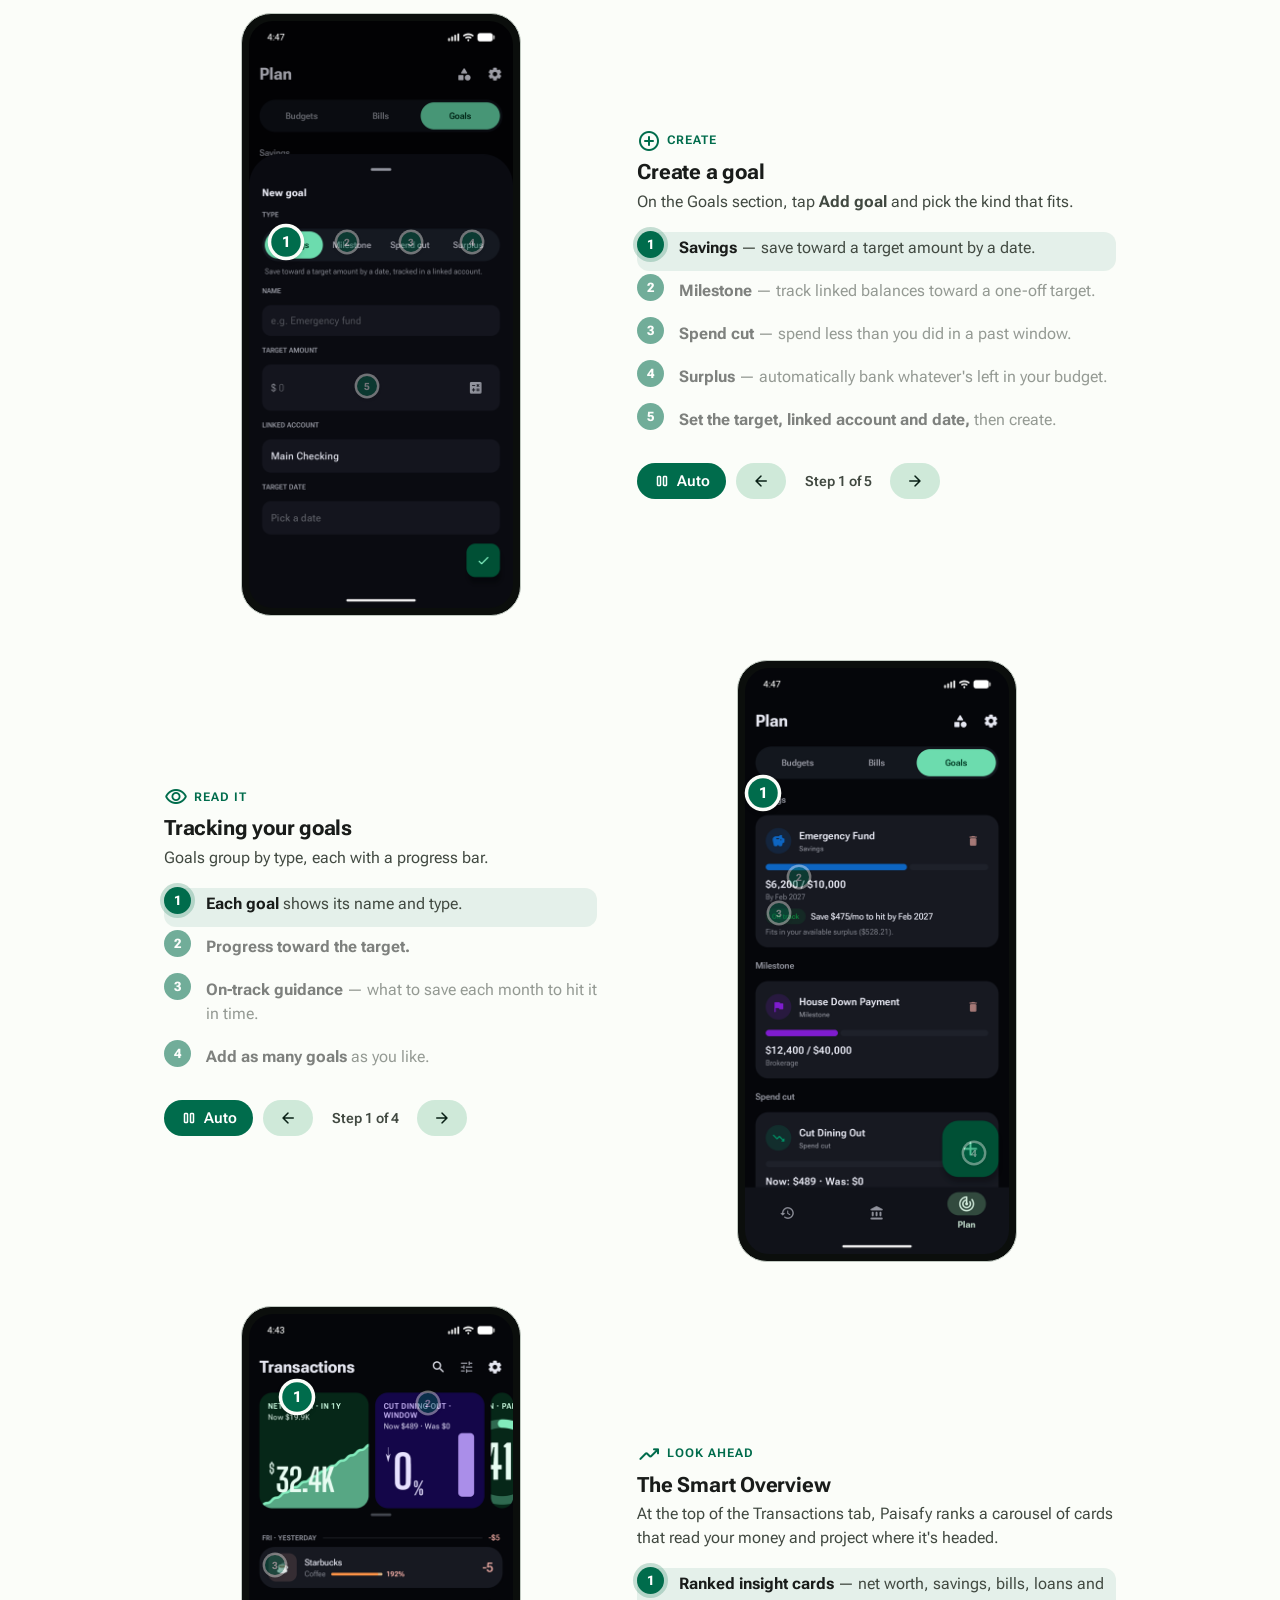
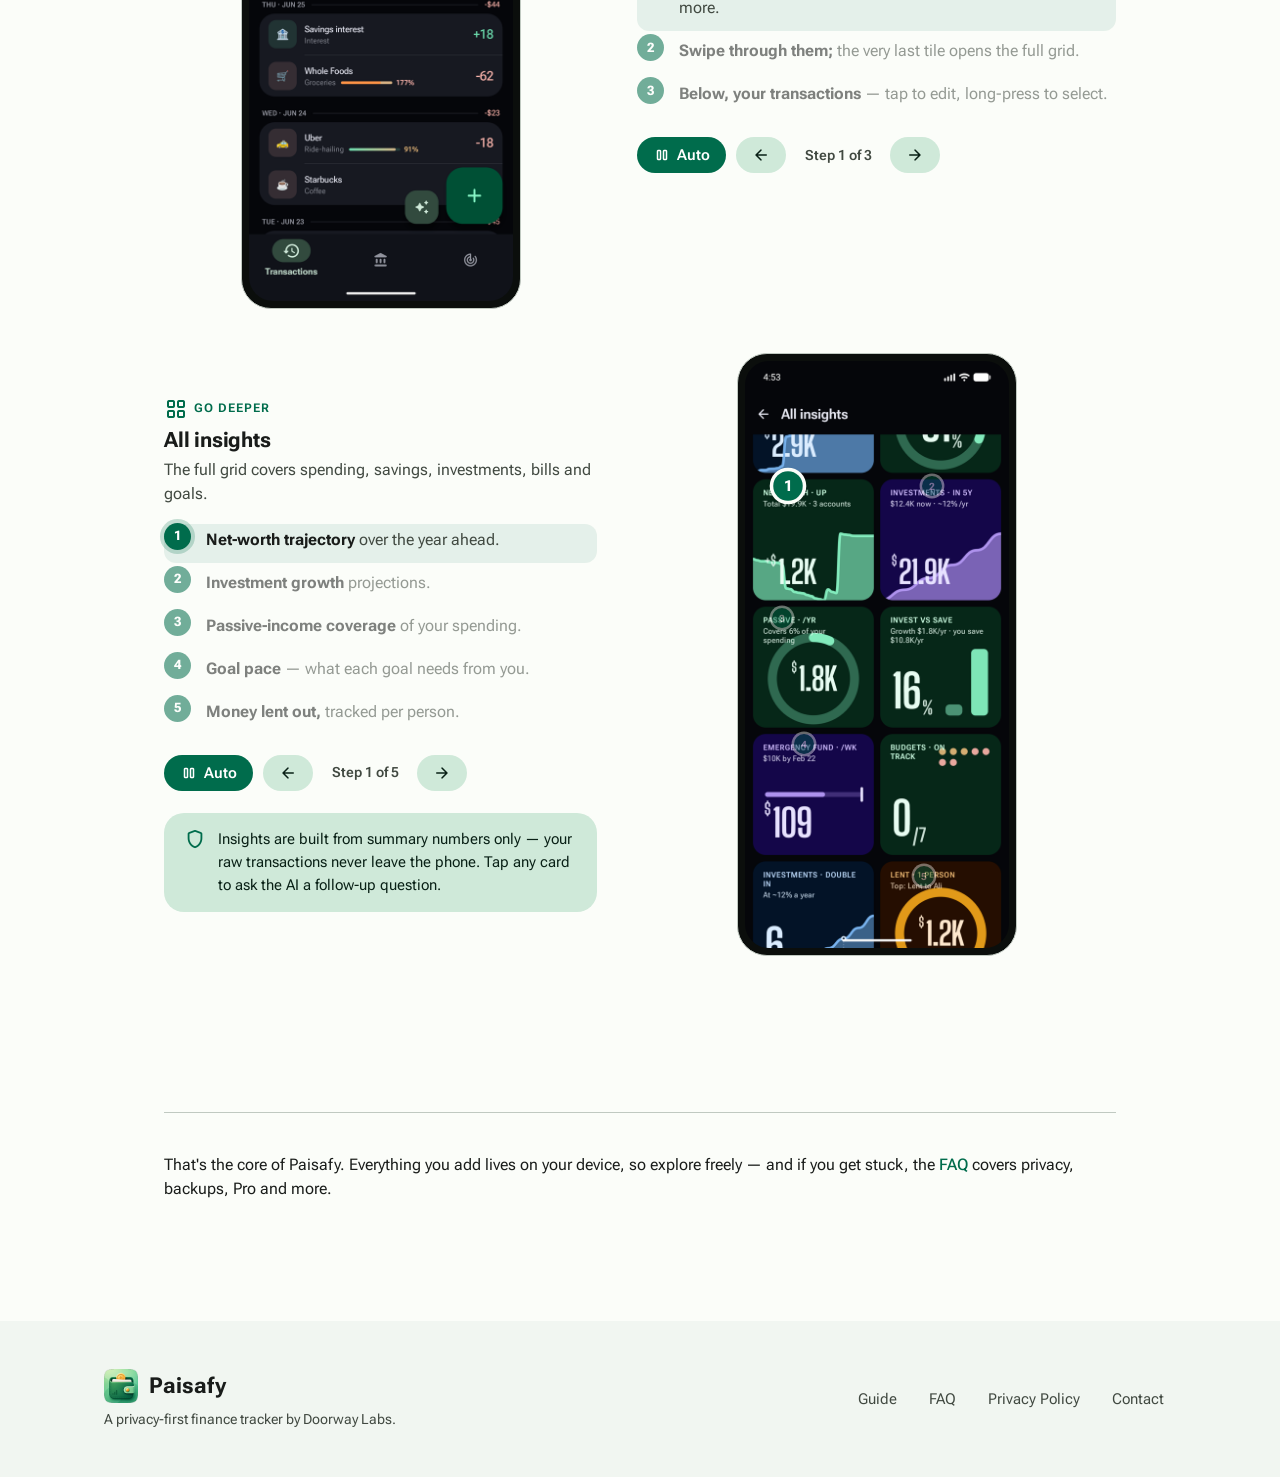
<file: guide.html>
<!DOCTYPE html>
<html lang="en">
<head>
  <meta charset="UTF-8" />
  <meta name="viewport" content="width=device-width, initial-scale=1.0" />
  <title>Guide | Paisafy</title>
  <meta name="description" content="A hands-on, interactive guide to Paisafy: set up your accounts, record and organize spending, plan your month with budgets and bills, and reach your goals." />
  <link rel="preconnect" href="https://fonts.googleapis.com" />
  <link rel="preconnect" href="https://fonts.gstatic.com" crossorigin />
  <link href="https://fonts.googleapis.com/css2?family=Roboto+Flex:opsz,wght@8..144,400;8..144,500;8..144,600;8..144,700;8..144,800&display=swap" rel="stylesheet" />
  <link rel="stylesheet" href="https://fonts.googleapis.com/css2?family=Material+Symbols+Rounded:opsz,wght,FILL,GRAD@24,400,0,0&family=Material+Symbols+Rounded:opsz,wght,FILL,GRAD@24,500,1,0" />
  <link rel="icon" type="image/png" href="assets/favicon.png" />
  <link rel="apple-touch-icon" href="assets/apple-touch-icon.png" />
  <meta name="theme-color" content="#006C4C" media="(prefers-color-scheme: light)" />
  <meta name="theme-color" content="#191C1A" media="(prefers-color-scheme: dark)" />
  <link rel="stylesheet" href="assets/styles.css" />
</head>
<body>
  <header class="bar">
    <div class="wrap">
      <a class="brand" href="index.html"><img class="logo-tile" src="assets/logo.png" alt="" /> Paisafy</a>
      <nav>
        <a href="index.html#features">Features</a>
        <a href="index.html#screens">Screens</a>
        <a class="active" href="guide.html">Guide</a>
        <a href="faq.html">FAQ</a>
        <a href="privacy.html">Privacy</a>
      </nav>
    </div>
  </header>

  <main class="doc guide">
    <div class="wrap">
      <h1>Getting started with Paisafy</h1>
      <p class="updated">A hands-on walkthrough, screen by screen. Each screen is an interactive tour: tap the glowing pin, or use <strong>Next</strong>, to step through what every part does. Follow it in order to set everything up, or jump to the part you need.</p>

      <div class="gtoc">
        <a href="#j1"><span class="jnum">1</span><h3>Set up your accounts</h3><p>Add your accounts and read your balances and net worth.</p></a>
        <a href="#j2"><span class="jnum">2</span><h3>Record &amp; organize spending</h3><p>Log transactions by hand or with AI, and keep categories tidy.</p></a>
        <a href="#j3"><span class="jnum">3</span><h3>Plan your month</h3><p>Set budgets and declare the bills you pay each month.</p></a>
        <a href="#j4"><span class="jnum">4</span><h3>Reach your goals</h3><p>Create goals and read the insights that look ahead.</p></a>
      </div>

      <!-- ================= JOURNEY 1 ================= -->
      <section class="journey" id="j1">
        <div class="journey-head">
          <span class="jnum">1</span>
          <div><h2>Set up your accounts</h2><p class="jlead">Accounts are the foundation. Once they're in, every balance, budget and insight is built from them.</p></div>
        </div>

        <!-- welcome (no tour) -->
        <div class="gstep">
          <div class="gshots"><div class="gshot"><img src="assets/screenshots/guide/00-welcome.png" alt="Paisafy welcome screen" loading="lazy" /></div></div>
          <div>
            <p class="kicker"><span class="material-symbols-rounded">flag</span> Start here</p>
            <h3>Open the app</h3>
            <p class="intro">There's no sign-up and no account to create. On first launch you can jump straight into adding an account, set it up as a linked second device, or skip and explore. Everything you add stays on your phone.</p>
            <div class="gtip"><span class="material-symbols-rounded">cloud_off</span><span>Nothing here needs an internet connection. Online features (AI, exchange rates, backups) are always optional.</span></div>
          </div>
        </div>

        <!-- add account (duo, tour) -->
        <div class="gstep rev">
          <div class="gshots duo">
            <div class="gshot">
              <img src="assets/screenshots/guide/09-add-account.png" alt="Choosing an account type" loading="lazy" />
              <button type="button" class="gpin" style="left:27%;top:22%">1</button>
              <button type="button" class="gpin" style="left:23%;top:62%">2</button>
            </div>
            <div class="gshot">
              <img src="assets/screenshots/guide/09b-add-account-details.png" alt="Account details" loading="lazy" />
              <button type="button" class="gpin" style="left:50%;top:29%">3</button>
              <button type="button" class="gpin" style="left:28%;top:35%">4</button>
              <button type="button" class="gpin" style="left:23%;top:51%">5</button>
              <button type="button" class="gpin" style="left:24%;top:61%">6</button>
            </div>
          </div>
          <div>
            <p class="kicker"><span class="material-symbols-rounded">add_circle</span> Create</p>
            <h3>Add your first account</h3>
            <p class="intro">Tap <strong>Add account</strong> and walk through a short wizard. Step one picks the type; the rest fills in the details.</p>
            <ol class="gnotes">
              <li><span class="h">Pick the type.</span> <span class="muted">Checking, Savings, Cash, Credit Card, Investment and more. The type decides how the account behaves.</span></li>
              <li><span class="h">Loans are special.</span> <span class="muted">A Loan or Mortgage tracks what you borrowed (or lent) and its payoff schedule.</span></li>
              <li><span class="h">Name it</span> <span class="muted">so you recognize it in lists.</span></li>
              <li><span class="h">Give it a colour</span> <span class="muted">to tell accounts apart at a glance.</span></li>
              <li><span class="h">Currency.</span> <span class="muted">Each account can have its own; cross-currency totals convert automatically.</span></li>
              <li><span class="h">Starting balance.</span> <span class="muted">Enter what's in it today (a calculator is built in). Savings and loans add an interest-rate step next.</span></li>
            </ol>
            <div class="gtour-nav"><button type="button" class="tplay" aria-label="Pause auto-play"><span class="material-symbols-rounded">pause</span> Auto</button><button type="button" class="tprev" aria-label="Previous step"><span class="material-symbols-rounded">arrow_back</span></button><span class="tcount"></span><button type="button" class="tnext" aria-label="Next step"><span class="material-symbols-rounded">arrow_forward</span></button></div>
          </div>
        </div>

        <!-- accounts overview -->
        <div class="gstep">
          <div class="gshots"><div class="gshot">
            <img src="assets/screenshots/guide/02-accounts.png" alt="Accounts overview" loading="lazy" />
            <button type="button" class="gpin" style="left:27%;top:16%">1</button>
            <button type="button" class="gpin" style="left:26%;top:28%">2</button>
            <button type="button" class="gpin" style="left:50%;top:37%">3</button>
            <button type="button" class="gpin" style="left:32%;top:48%">4</button>
            <button type="button" class="gpin" style="left:85%;top:82%">5</button>
          </div></div>
          <div>
            <p class="kicker"><span class="material-symbols-rounded">visibility</span> Read it</p>
            <h3>The Accounts screen</h3>
            <p class="intro">The middle tab in the bottom bar. It rolls all your accounts into one picture.</p>
            <ol class="gnotes">
              <li><span class="h">Accounts and Loans</span> <span class="muted">live on separate tabs.</span></li>
              <li><span class="h">Total balance</span> <span class="muted">across everything, in your main currency.</span></li>
              <li><span class="h">Assets, liabilities and net worth</span> <span class="muted">at a glance.</span></li>
              <li><span class="h">Accounts group by type,</span> <span class="muted">each showing its live balance. Tap one for actions.</span></li>
              <li><span class="h">Add another account</span> <span class="muted">any time with the + button.</span></li>
            </ol>
            <div class="gtour-nav"><button type="button" class="tplay" aria-label="Pause auto-play"><span class="material-symbols-rounded">pause</span> Auto</button><button type="button" class="tprev" aria-label="Previous step"><span class="material-symbols-rounded">arrow_back</span></button><span class="tcount"></span><button type="button" class="tnext" aria-label="Next step"><span class="material-symbols-rounded">arrow_forward</span></button></div>
          </div>
        </div>

        <!-- account actions -->
        <div class="gstep rev">
          <div class="gshots"><div class="gshot">
            <img src="assets/screenshots/guide/02b-account-actions.png" alt="Per-account actions" loading="lazy" />
            <button type="button" class="gpin" style="left:53%;top:56%">1</button>
            <button type="button" class="gpin" style="left:61%;top:66%">2</button>
            <button type="button" class="gpin" style="left:15%;top:77%">3</button>
            <button type="button" class="gpin" style="left:64%;top:77%">4</button>
          </div></div>
          <div>
            <p class="kicker"><span class="material-symbols-rounded">touch_app</span> Tap an account</p>
            <h3>What you can do with an account</h3>
            <p class="intro">Tapping an account opens its quick actions.</p>
            <ol class="gnotes">
              <li><span class="h">View transactions</span> <span class="muted">filtered to just this account.</span></li>
              <li><span class="h">Reconcile</span> <span class="muted">to match the app's balance to your real statement in one tap.</span></li>
              <li><span class="h">Import a statement</span> <span class="muted">as PDF, image or CSV; a preview shows what will be added.</span></li>
              <li><span class="h">Mark dormant</span> <span class="muted">to keep an old account on file but out of your totals.</span></li>
            </ol>
            <div class="gtour-nav"><button type="button" class="tplay" aria-label="Pause auto-play"><span class="material-symbols-rounded">pause</span> Auto</button><button type="button" class="tprev" aria-label="Previous step"><span class="material-symbols-rounded">arrow_back</span></button><span class="tcount"></span><button type="button" class="tnext" aria-label="Next step"><span class="material-symbols-rounded">arrow_forward</span></button></div>
          </div>
        </div>

        <!-- loans -->
        <div class="gstep">
          <div class="gshots"><div class="gshot">
            <img src="assets/screenshots/guide/10-accounts-loans.png" alt="Loans tab" loading="lazy" />
            <button type="button" class="gpin" style="left:25%;top:28%">1</button>
            <button type="button" class="gpin" style="left:15%;top:39%">2</button>
            <button type="button" class="gpin" style="left:14%;top:62%">3</button>
            <button type="button" class="gpin" style="left:38%;top:67%">4</button>
          </div></div>
          <div>
            <p class="kicker"><span class="material-symbols-rounded">visibility</span> Read it</p>
            <h3>The Loans tab</h3>
            <p class="intro">Loans get their own tab so they don't muddy your day-to-day balances.</p>
            <ol class="gnotes">
              <li><span class="h">Net loan position</span> <span class="muted">nets what you owe against what you're owed.</span></li>
              <li><span class="h">You owe / owed to you / net</span> <span class="muted">split out clearly.</span></li>
              <li><span class="h">Payoff progress</span> <span class="muted">shows how far along you are and the payoff date.</span></li>
              <li><span class="h">Monthly, paid and principal</span> <span class="muted">for the full picture of each loan.</span></li>
            </ol>
            <div class="gtour-nav"><button type="button" class="tplay" aria-label="Pause auto-play"><span class="material-symbols-rounded">pause</span> Auto</button><button type="button" class="tprev" aria-label="Previous step"><span class="material-symbols-rounded">arrow_back</span></button><span class="tcount"></span><button type="button" class="tnext" aria-label="Next step"><span class="material-symbols-rounded">arrow_forward</span></button></div>
          </div>
        </div>
      </section>

      <!-- ================= JOURNEY 2 ================= -->
      <section class="journey" id="j2">
        <div class="journey-head">
          <span class="jnum">2</span>
          <div><h2>Record &amp; organize spending</h2><p class="jlead">Log what you spend, however you like, and keep it tidy with categories.</p></div>
        </div>

        <!-- add transaction (duo) -->
        <div class="gstep">
          <div class="gshots duo">
            <div class="gshot">
              <img src="assets/screenshots/guide/06-add-transaction.png" alt="Add transaction form" loading="lazy" />
              <button type="button" class="gpin" style="left:22%;top:16%">1</button>
              <button type="button" class="gpin" style="left:51%;top:26%">2</button>
              <button type="button" class="gpin" style="left:30%;top:44%">3</button>
              <button type="button" class="gpin" style="left:29%;top:52%">4</button>
              <button type="button" class="gpin" style="left:36%;top:60%">5</button>
            </div>
            <div class="gshot">
              <img src="assets/screenshots/guide/06b-category-grid.png" alt="Category picker" loading="lazy" />
              <button type="button" class="gpin" style="left:17%;top:40%">6</button>
            </div>
          </div>
          <div>
            <p class="kicker"><span class="material-symbols-rounded">add_circle</span> Create</p>
            <h3>Add a transaction by hand</h3>
            <p class="intro">Tap + on the Transactions tab. The same form handles money out, money in, and moves between your own accounts.</p>
            <ol class="gnotes">
              <li><span class="h">Expense, Income or Transfer</span> <span class="muted">at the top.</span></li>
              <li><span class="h">Amount,</span> <span class="muted">with a built-in calculator for quick maths.</span></li>
              <li><span class="h">Category</span> <span class="muted">— tap to open the picker.</span></li>
              <li><span class="h">Account</span> <span class="muted">it came from (you can pin a default).</span></li>
              <li><span class="h">Date, notes and split</span> <span class="muted">across accounts if you need them.</span></li>
              <li><span class="h">Pick a category</span> <span class="muted">from the grid, or search by name.</span></li>
            </ol>
            <div class="gtour-nav"><button type="button" class="tplay" aria-label="Pause auto-play"><span class="material-symbols-rounded">pause</span> Auto</button><button type="button" class="tprev" aria-label="Previous step"><span class="material-symbols-rounded">arrow_back</span></button><span class="tcount"></span><button type="button" class="tnext" aria-label="Next step"><span class="material-symbols-rounded">arrow_forward</span></button></div>
          </div>
        </div>

        <!-- smart entry (duo) -->
        <div class="gstep rev">
          <div class="gshots duo">
            <div class="gshot">
              <img src="assets/screenshots/guide/07-ai-smart-transaction.png" alt="Smart entry text box" loading="lazy" />
              <button type="button" class="gpin" style="left:36%;top:42%">1</button>
              <button type="button" class="gpin" style="left:53%;top:57%">2</button>
            </div>
            <div class="gshot">
              <img src="assets/screenshots/guide/07b-ai-result.png" alt="Smart entry parsed result" loading="lazy" />
              <button type="button" class="gpin" style="left:51%;top:58%">3</button>
              <button type="button" class="gpin" style="left:32%;top:76%">4</button>
              <button type="button" class="gpin" style="left:76%;top:91%">5</button>
            </div>
          </div>
          <div>
            <p class="kicker"><span class="material-symbols-rounded">auto_awesome</span> Create with AI</p>
            <h3>Or just type it in plain words</h3>
            <p class="intro">Tap the ✨ button and describe the spend the way you'd say it. Paisafy reads it and fills the transaction in for you.</p>
            <ol class="gnotes">
              <li><span class="h">Type or paste anything</span> <span class="muted">— &ldquo;lunch 18 at Subway&rdquo;, or a whole bank SMS.</span></li>
              <li><span class="h">Parse it.</span></li>
              <li><span class="h">The amount is filled in</span> <span class="muted">from your text.</span></li>
              <li><span class="h">The category is inferred</span> <span class="muted">(here, &ldquo;taxi&rdquo; became Ride-hailing).</span></li>
              <li><span class="h">Check and save</span> <span class="muted">— or tap Edit text to tweak the wording.</span></li>
            </ol>
            <div class="gtour-nav"><button type="button" class="tplay" aria-label="Pause auto-play"><span class="material-symbols-rounded">pause</span> Auto</button><button type="button" class="tprev" aria-label="Previous step"><span class="material-symbols-rounded">arrow_back</span></button><span class="tcount"></span><button type="button" class="tnext" aria-label="Next step"><span class="material-symbols-rounded">arrow_forward</span></button></div>
            <div class="gtip"><span class="material-symbols-rounded">offline_bolt</span><span>No connection? Smart entry has an on-device fallback, so it keeps working offline.</span></div>
          </div>
        </div>

        <!-- categories -->
        <div class="gstep">
          <div class="gshots"><div class="gshot">
            <img src="assets/screenshots/guide/04-categories.png" alt="Categories" loading="lazy" />
            <button type="button" class="gpin" style="left:30%;top:16%">1</button>
            <button type="button" class="gpin" style="left:43%;top:23%">2</button>
            <button type="button" class="gpin" style="left:81%;top:29%">3</button>
            <button type="button" class="gpin" style="left:22%;top:48%">4</button>
          </div></div>
          <div>
            <p class="kicker"><span class="material-symbols-rounded">visibility</span> Organize</p>
            <h3>Categories &amp; groups</h3>
            <p class="intro">Open Categories from the Plan tab's top bar. Paisafy starts you with a sensible set you can shape however you like.</p>
            <ol class="gnotes">
              <li><span class="h">Expense and Income</span> <span class="muted">categories on separate tabs.</span></li>
              <li><span class="h">Groups</span> <span class="muted">(like Food &amp; Drink) gather related categories.</span></li>
              <li><span class="h">Drag to reorder</span> <span class="muted">or delete with the icons on each row.</span></li>
              <li><span class="h">Add a category</span> <span class="muted">to any group.</span></li>
            </ol>
            <div class="gtour-nav"><button type="button" class="tplay" aria-label="Pause auto-play"><span class="material-symbols-rounded">pause</span> Auto</button><button type="button" class="tprev" aria-label="Previous step"><span class="material-symbols-rounded">arrow_back</span></button><span class="tcount"></span><button type="button" class="tnext" aria-label="Next step"><span class="material-symbols-rounded">arrow_forward</span></button></div>
          </div>
        </div>

        <!-- category editor -->
        <div class="gstep rev">
          <div class="gshots"><div class="gshot">
            <img src="assets/screenshots/guide/04b-category-editor.png" alt="Category editor" loading="lazy" />
            <button type="button" class="gpin" style="left:33%;top:34%">1</button>
            <button type="button" class="gpin" style="left:9%;top:39%">2</button>
            <button type="button" class="gpin" style="left:47%;top:63%">3</button>
            <button type="button" class="gpin" style="left:27%;top:80%">4</button>
          </div></div>
          <div>
            <p class="kicker"><span class="material-symbols-rounded">edit</span> Make it yours</p>
            <h3>Editing a category</h3>
            <p class="intro">Tap any category to open its editor.</p>
            <ol class="gnotes">
              <li><span class="h">Change the icon</span> <span class="muted">from the emoji picker.</span></li>
              <li><span class="h">Pick a colour.</span></li>
              <li><span class="h">Move it to another group,</span> <span class="muted">or create a new one.</span></li>
              <li><span class="h">Mark Essential or Discretionary</span> <span class="muted">— this powers the 50/30/20 view and your emergency runway.</span></li>
            </ol>
            <div class="gtour-nav"><button type="button" class="tplay" aria-label="Pause auto-play"><span class="material-symbols-rounded">pause</span> Auto</button><button type="button" class="tprev" aria-label="Previous step"><span class="material-symbols-rounded">arrow_back</span></button><span class="tcount"></span><button type="button" class="tnext" aria-label="Next step"><span class="material-symbols-rounded">arrow_forward</span></button></div>
          </div>
        </div>

        <!-- search -->
        <div class="gstep">
          <div class="gshots"><div class="gshot">
            <img src="assets/screenshots/guide/13-search.png" alt="Searching transactions" loading="lazy" />
            <button type="button" class="gpin" style="left:68%;top:9%">1</button>
            <button type="button" class="gpin" style="left:82%;top:9%">2</button>
            <button type="button" class="gpin" style="left:93%;top:9%">3</button>
          </div></div>
          <div>
            <p class="kicker"><span class="material-symbols-rounded">search</span> Find &amp; fix</p>
            <h3>Search, filter and bulk edit</h3>
            <p class="intro">From the Transactions tab you can quickly narrow the list down.</p>
            <ol class="gnotes">
              <li><span class="h">Search</span> <span class="muted">by title, note or category.</span></li>
              <li><span class="h">Filter</span> <span class="muted">by date range, category or account.</span></li>
              <li><span class="h">Clear</span> <span class="muted">to return to the full list.</span></li>
            </ol>
            <div class="gtour-nav"><button type="button" class="tplay" aria-label="Pause auto-play"><span class="material-symbols-rounded">pause</span> Auto</button><button type="button" class="tprev" aria-label="Previous step"><span class="material-symbols-rounded">arrow_back</span></button><span class="tcount"></span><button type="button" class="tnext" aria-label="Next step"><span class="material-symbols-rounded">arrow_forward</span></button></div>
            <div class="gtip"><span class="material-symbols-rounded">undo</span><span>Long-press any row to select several and recategorize or delete them together. Made a mistake? An undo / redo control appears at the top after every change.</span></div>
          </div>
        </div>
      </section>

      <!-- ================= JOURNEY 3 ================= -->
      <section class="journey" id="j3">
        <div class="journey-head">
          <span class="jnum">3</span>
          <div><h2>Plan your month</h2><p class="jlead">Set spending caps and tell Paisafy about your recurring bills, then let it keep score.</p></div>
        </div>

        <!-- set budgets -->
        <div class="gstep">
          <div class="gshots"><div class="gshot">
            <img src="assets/screenshots/guide/03c-budget-setup.png" alt="Setting up budgets" loading="lazy" />
            <button type="button" class="gpin" style="left:50%;top:17%">1</button>
            <button type="button" class="gpin" style="left:34%;top:26%">2</button>
            <button type="button" class="gpin" style="left:78%;top:26%">3</button>
            <button type="button" class="gpin" style="left:73%;top:46%">4</button>
            <button type="button" class="gpin" style="left:89%;top:93%">5</button>
          </div></div>
          <div>
            <p class="kicker"><span class="material-symbols-rounded">add_circle</span> Create</p>
            <h3>Set your budgets</h3>
            <p class="intro">On the Plan tab's Budgets section, tap <strong>Edit budgets</strong> to allocate a cap to each category.</p>
            <ol class="gnotes">
              <li><span class="h">Choose the month</span> <span class="muted">you're budgeting for.</span></li>
              <li><span class="h">Set a monthly total</span> <span class="muted">to budget against.</span></li>
              <li><span class="h">Auto-distribute</span> <span class="muted">to split it across categories as a starting point.</span></li>
              <li><span class="h">Fine-tune each cap</span> <span class="muted">— watch the &ldquo;allocated&rdquo; figure as you go.</span></li>
              <li><span class="h">Save.</span></li>
            </ol>
            <div class="gtour-nav"><button type="button" class="tplay" aria-label="Pause auto-play"><span class="material-symbols-rounded">pause</span> Auto</button><button type="button" class="tprev" aria-label="Previous step"><span class="material-symbols-rounded">arrow_back</span></button><span class="tcount"></span><button type="button" class="tnext" aria-label="Next step"><span class="material-symbols-rounded">arrow_forward</span></button></div>
          </div>
        </div>

        <!-- budgets overview -->
        <div class="gstep rev">
          <div class="gshots"><div class="gshot">
            <img src="assets/screenshots/guide/03-budgets.png" alt="Budgets overview" loading="lazy" />
            <button type="button" class="gpin" style="left:19%;top:16%">1</button>
            <button type="button" class="gpin" style="left:18%;top:27%">2</button>
            <button type="button" class="gpin" style="left:72%;top:24%">3</button>
            <button type="button" class="gpin" style="left:61%;top:46%">4</button>
            <button type="button" class="gpin" style="left:40%;top:76%">5</button>
          </div></div>
          <div>
            <p class="kicker"><span class="material-symbols-rounded">visibility</span> Read it</p>
            <h3>How the month is going</h3>
            <p class="intro">The Budgets screen turns your caps into a live read on the month.</p>
            <ol class="gnotes">
              <li><span class="h">Budgets, Bills and Goals</span> <span class="muted">share this Plan tab.</span></li>
              <li><span class="h">Spent vs budgeted</span> <span class="muted">for the whole month, with an over-budget warning.</span></li>
              <li><span class="h">Switch the period</span> <span class="muted">between month, quarter and year.</span></li>
              <li><span class="h">Daily pace</span> <span class="muted">shows what you're spending per day vs what's safe.</span></li>
              <li><span class="h">Filter chips</span> <span class="muted">jump to budgets to Watch or that are Over.</span></li>
            </ol>
            <div class="gtour-nav"><button type="button" class="tplay" aria-label="Pause auto-play"><span class="material-symbols-rounded">pause</span> Auto</button><button type="button" class="tprev" aria-label="Previous step"><span class="material-symbols-rounded">arrow_back</span></button><span class="tcount"></span><button type="button" class="tnext" aria-label="Next step"><span class="material-symbols-rounded">arrow_forward</span></button></div>
          </div>
        </div>

        <!-- budget detail -->
        <div class="gstep">
          <div class="gshots"><div class="gshot">
            <img src="assets/screenshots/guide/03b-budget-detail.png" alt="A single budget in detail" loading="lazy" />
            <button type="button" class="gpin" style="left:82%;top:17%">1</button>
            <button type="button" class="gpin" style="left:17%;top:24%">2</button>
            <button type="button" class="gpin" style="left:48%;top:45%">3</button>
            <button type="button" class="gpin" style="left:85%;top:93%">4</button>
          </div></div>
          <div>
            <p class="kicker"><span class="material-symbols-rounded">visibility</span> Drill in</p>
            <h3>One budget, in depth</h3>
            <p class="intro">Tap any budget to see exactly what's driving it.</p>
            <ol class="gnotes">
              <li><span class="h">A clear over-cap badge</span> <span class="muted">when you've gone past the limit.</span></li>
              <li><span class="h">Spent vs cap</span> <span class="muted">for this category.</span></li>
              <li><span class="h">Every payment</span> <span class="muted">lists its share of the cap.</span></li>
              <li><span class="h">Budget settings</span> <span class="muted">let unspent roll over, or carry overspend forward.</span></li>
            </ol>
            <div class="gtour-nav"><button type="button" class="tplay" aria-label="Pause auto-play"><span class="material-symbols-rounded">pause</span> Auto</button><button type="button" class="tprev" aria-label="Previous step"><span class="material-symbols-rounded">arrow_back</span></button><span class="tcount"></span><button type="button" class="tnext" aria-label="Next step"><span class="material-symbols-rounded">arrow_forward</span></button></div>
          </div>
        </div>

        <!-- declare a bill -->
        <div class="gstep rev">
          <div class="gshots"><div class="gshot">
            <img src="assets/screenshots/guide/12b-bill-editor.png" alt="Declaring a bill" loading="lazy" />
            <button type="button" class="gpin" style="left:12%;top:64%">1</button>
            <button type="button" class="gpin" style="left:14%;top:73%">2</button>
            <button type="button" class="gpin" style="left:13%;top:82%">3</button>
            <button type="button" class="gpin" style="left:88%;top:92%">4</button>
          </div></div>
          <div>
            <p class="kicker"><span class="material-symbols-rounded">add_circle</span> Create</p>
            <h3>Declare a recurring bill</h3>
            <p class="intro">On the Bills section, tap <strong>New bill</strong>. Paisafy then watches for the payment each month.</p>
            <ol class="gnotes">
              <li><span class="h">Title</span> <span class="muted">— matches payments with this exact title.</span></li>
              <li><span class="h">Category</span> <span class="muted">it belongs to.</span></li>
              <li><span class="h">Due day</span> <span class="muted">— pick one, or let it follow your last payment.</span></li>
              <li><span class="h">Create the bill.</span></li>
            </ol>
            <div class="gtour-nav"><button type="button" class="tplay" aria-label="Pause auto-play"><span class="material-symbols-rounded">pause</span> Auto</button><button type="button" class="tprev" aria-label="Previous step"><span class="material-symbols-rounded">arrow_back</span></button><span class="tcount"></span><button type="button" class="tnext" aria-label="Next step"><span class="material-symbols-rounded">arrow_forward</span></button></div>
          </div>
        </div>

        <!-- bills overview -->
        <div class="gstep">
          <div class="gshots"><div class="gshot">
            <img src="assets/screenshots/guide/12-bills.png" alt="Bills overview" loading="lazy" />
            <button type="button" class="gpin" style="left:10%;top:24%">1</button>
            <button type="button" class="gpin" style="left:42%;top:25%">2</button>
            <button type="button" class="gpin" style="left:84%;top:24%">3</button>
            <button type="button" class="gpin" style="left:21%;top:82%">4</button>
          </div></div>
          <div>
            <p class="kicker"><span class="material-symbols-rounded">visibility</span> Read it</p>
            <h3>What's paid, what's due</h3>
            <p class="intro">Bills automatically mark themselves paid when a matching payment lands.</p>
            <ol class="gnotes">
              <li><span class="h">Paid or not-paid-yet</span> <span class="muted">status on every bill.</span></li>
              <li><span class="h">Category, typical amount and due day</span> <span class="muted">at a glance.</span></li>
              <li><span class="h">What you actually paid,</span> <span class="muted">with history when you expand it.</span></li>
              <li><span class="h">Add more bills</span> <span class="muted">any time (Pro lifts the 5-bill limit).</span></li>
            </ol>
            <div class="gtour-nav"><button type="button" class="tplay" aria-label="Pause auto-play"><span class="material-symbols-rounded">pause</span> Auto</button><button type="button" class="tprev" aria-label="Previous step"><span class="material-symbols-rounded">arrow_back</span></button><span class="tcount"></span><button type="button" class="tnext" aria-label="Next step"><span class="material-symbols-rounded">arrow_forward</span></button></div>
          </div>
        </div>
      </section>

      <!-- ================= JOURNEY 4 ================= -->
      <section class="journey" id="j4">
        <div class="journey-head">
          <span class="jnum">4</span>
          <div><h2>Reach your goals</h2><p class="jlead">Set targets that matter, then let Paisafy's insights tell you where you're headed.</p></div>
        </div>

        <!-- create a goal -->
        <div class="gstep">
          <div class="gshots"><div class="gshot">
            <img src="assets/screenshots/guide/11b-goal-create.png" alt="Creating a goal" loading="lazy" />
            <button type="button" class="gpin" style="left:16%;top:38%">1</button>
            <button type="button" class="gpin" style="left:38%;top:38%">2</button>
            <button type="button" class="gpin" style="left:61%;top:38%">3</button>
            <button type="button" class="gpin" style="left:83%;top:38%">4</button>
            <button type="button" class="gpin" style="left:45%;top:62%">5</button>
          </div></div>
          <div>
            <p class="kicker"><span class="material-symbols-rounded">add_circle</span> Create</p>
            <h3>Create a goal</h3>
            <p class="intro">On the Goals section, tap <strong>Add goal</strong> and pick the kind that fits.</p>
            <ol class="gnotes">
              <li><span class="h">Savings</span> <span class="muted">— save toward a target amount by a date.</span></li>
              <li><span class="h">Milestone</span> <span class="muted">— track linked balances toward a one-off target.</span></li>
              <li><span class="h">Spend cut</span> <span class="muted">— spend less than you did in a past window.</span></li>
              <li><span class="h">Surplus</span> <span class="muted">— automatically bank whatever's left in your budget.</span></li>
              <li><span class="h">Set the target, linked account and date,</span> <span class="muted">then create.</span></li>
            </ol>
            <div class="gtour-nav"><button type="button" class="tplay" aria-label="Pause auto-play"><span class="material-symbols-rounded">pause</span> Auto</button><button type="button" class="tprev" aria-label="Previous step"><span class="material-symbols-rounded">arrow_back</span></button><span class="tcount"></span><button type="button" class="tnext" aria-label="Next step"><span class="material-symbols-rounded">arrow_forward</span></button></div>
          </div>
        </div>

        <!-- goals overview -->
        <div class="gstep rev">
          <div class="gshots"><div class="gshot">
            <img src="assets/screenshots/guide/11-goals.png" alt="Goals overview" loading="lazy" />
            <button type="button" class="gpin" style="left:9%;top:22%">1</button>
            <button type="button" class="gpin" style="left:22%;top:36%">2</button>
            <button type="button" class="gpin" style="left:15%;top:42%">3</button>
            <button type="button" class="gpin" style="left:85%;top:82%">4</button>
          </div></div>
          <div>
            <p class="kicker"><span class="material-symbols-rounded">visibility</span> Read it</p>
            <h3>Tracking your goals</h3>
            <p class="intro">Goals group by type, each with a progress bar.</p>
            <ol class="gnotes">
              <li><span class="h">Each goal</span> <span class="muted">shows its name and type.</span></li>
              <li><span class="h">Progress toward the target.</span></li>
              <li><span class="h">On-track guidance</span> <span class="muted">— what to save each month to hit it in time.</span></li>
              <li><span class="h">Add as many goals</span> <span class="muted">as you like.</span></li>
            </ol>
            <div class="gtour-nav"><button type="button" class="tplay" aria-label="Pause auto-play"><span class="material-symbols-rounded">pause</span> Auto</button><button type="button" class="tprev" aria-label="Previous step"><span class="material-symbols-rounded">arrow_back</span></button><span class="tcount"></span><button type="button" class="tnext" aria-label="Next step"><span class="material-symbols-rounded">arrow_forward</span></button></div>
          </div>
        </div>

        <!-- insights carousel -->
        <div class="gstep">
          <div class="gshots"><div class="gshot">
            <img src="assets/screenshots/guide/01-transactions.png" alt="Smart Overview carousel" loading="lazy" />
            <button type="button" class="gpin" style="left:20%;top:15%">1</button>
            <button type="button" class="gpin" style="left:67%;top:16%">2</button>
            <button type="button" class="gpin" style="left:12%;top:43%">3</button>
          </div></div>
          <div>
            <p class="kicker"><span class="material-symbols-rounded">trending_up</span> Look ahead</p>
            <h3>The Smart Overview</h3>
            <p class="intro">At the top of the Transactions tab, Paisafy ranks a carousel of cards that read your money and project where it's headed.</p>
            <ol class="gnotes">
              <li><span class="h">Ranked insight cards</span> <span class="muted">— net worth, savings, bills, loans and more.</span></li>
              <li><span class="h">Swipe through them;</span> <span class="muted">the very last tile opens the full grid.</span></li>
              <li><span class="h">Below, your transactions</span> <span class="muted">— tap to edit, long-press to select.</span></li>
            </ol>
            <div class="gtour-nav"><button type="button" class="tplay" aria-label="Pause auto-play"><span class="material-symbols-rounded">pause</span> Auto</button><button type="button" class="tprev" aria-label="Previous step"><span class="material-symbols-rounded">arrow_back</span></button><span class="tcount"></span><button type="button" class="tnext" aria-label="Next step"><span class="material-symbols-rounded">arrow_forward</span></button></div>
          </div>
        </div>

        <!-- all insights -->
        <div class="gstep rev">
          <div class="gshots"><div class="gshot">
            <img src="assets/screenshots/guide/08-all-insights.png" alt="All Insights grid" loading="lazy" />
            <button type="button" class="gpin" style="left:18%;top:22%">1</button>
            <button type="button" class="gpin" style="left:70%;top:22%">2</button>
            <button type="button" class="gpin" style="left:16%;top:44%">3</button>
            <button type="button" class="gpin" style="left:24%;top:65%">4</button>
            <button type="button" class="gpin" style="left:67%;top:87%">5</button>
          </div></div>
          <div>
            <p class="kicker"><span class="material-symbols-rounded">grid_view</span> Go deeper</p>
            <h3>All insights</h3>
            <p class="intro">The full grid covers spending, savings, investments, bills and goals.</p>
            <ol class="gnotes">
              <li><span class="h">Net-worth trajectory</span> <span class="muted">over the year ahead.</span></li>
              <li><span class="h">Investment growth</span> <span class="muted">projections.</span></li>
              <li><span class="h">Passive-income coverage</span> <span class="muted">of your spending.</span></li>
              <li><span class="h">Goal pace</span> <span class="muted">— what each goal needs from you.</span></li>
              <li><span class="h">Money lent out,</span> <span class="muted">tracked per person.</span></li>
            </ol>
            <div class="gtour-nav"><button type="button" class="tplay" aria-label="Pause auto-play"><span class="material-symbols-rounded">pause</span> Auto</button><button type="button" class="tprev" aria-label="Previous step"><span class="material-symbols-rounded">arrow_back</span></button><span class="tcount"></span><button type="button" class="tnext" aria-label="Next step"><span class="material-symbols-rounded">arrow_forward</span></button></div>
            <div class="gtip"><span class="material-symbols-rounded">shield</span><span>Insights are built from summary numbers only — your raw transactions never leave the phone. Tap any card to ask the AI a follow-up question.</span></div>
          </div>
        </div>
      </section>

      <hr />
      <p>That's the core of Paisafy. Everything you add lives on your device, so explore freely — and if you get stuck, the <a href="faq.html">FAQ</a> covers privacy, backups, Pro and more.</p>
    </div>
  </main>

  <footer>
    <div class="wrap">
      <div>
        <a class="brand" href="index.html"><img class="logo-tile" src="assets/logo.png" alt="" /> Paisafy</a>
        <p class="muted">A privacy-first finance tracker by Doorway Labs.</p>
      </div>
      <div class="links">
        <a href="guide.html">Guide</a>
        <a href="faq.html">FAQ</a>
        <a href="privacy.html">Privacy Policy</a>
        <a href="mailto:doorway.labs@gmail.com">Contact</a>
      </div>
    </div>
  </footer>

  <script>
  /* Progressive enhancement only: the guide's text is all in the HTML above and
     stays readable without JS. This adds emphasis + auto-advance on top. */
  (function () {
    document.body.classList.add('js-tour');
    var INTERVAL = 3600;
    var tours = [];

    document.querySelectorAll('.gstep').forEach(function (step) {
      var pins = Array.prototype.slice.call(step.querySelectorAll('.gpin'));
      var notes = Array.prototype.slice.call(step.querySelectorAll('.gnotes > li'));
      var nav = step.querySelector('.gtour-nav');
      if (pins.length === 0 || pins.length !== notes.length || !nav) return;

      var playBtn = nav.querySelector('.tplay');
      var prevBtn = nav.querySelector('.tprev');
      var nextBtn = nav.querySelector('.tnext');
      var count = nav.querySelector('.tcount');
      var cur = 0, timer = null, onScreen = false, hovered = false, paused = false;

      function render() {
        pins.forEach(function (p, k) { p.classList.toggle('is-active', k === cur); });
        notes.forEach(function (n, k) { n.classList.toggle('is-active', k === cur); });
        count.textContent = 'Step ' + (cur + 1) + ' of ' + pins.length;
      }
      function go(i) { cur = (i + pins.length) % pins.length; render(); }
      function start() {
        if (timer || paused || hovered || !onScreen) return;
        timer = setInterval(function () { go(cur + 1); }, INTERVAL);
      }
      function stop() { if (timer) { clearInterval(timer); timer = null; } }
      function restart() { stop(); start(); }
      function setPaused(p) {
        paused = p;
        playBtn.querySelector('.material-symbols-rounded').textContent = p ? 'play_arrow' : 'pause';
        playBtn.lastChild.textContent = p ? ' Play' : ' Auto';
        playBtn.setAttribute('aria-label', p ? 'Resume auto-play' : 'Pause auto-play');
        if (p) stop(); else restart();
      }

      pins.forEach(function (p, i) {
        p.setAttribute('aria-label', 'Step ' + (i + 1) + ' of ' + pins.length);
        p.addEventListener('click', function () { go(i); restart(); });
      });
      notes.forEach(function (n, i) { n.addEventListener('click', function () { go(i); restart(); }); });
      prevBtn.addEventListener('click', function () { go(cur - 1); restart(); });
      nextBtn.addEventListener('click', function () { go(cur + 1); restart(); });
      playBtn.addEventListener('click', function () { setPaused(!paused); });
      step.addEventListener('mouseenter', function () { hovered = true; stop(); });
      step.addEventListener('mouseleave', function () { hovered = false; start(); });

      tours.push(function () {
        var r = step.getBoundingClientRect();
        var vis = r.top < window.innerHeight * 0.85 && r.bottom > window.innerHeight * 0.15;
        if (vis !== onScreen) { onScreen = vis; if (vis) start(); else stop(); }
      });

      render();
    });

    function updateAll() { tours.forEach(function (u) { u(); }); }
    window.addEventListener('scroll', updateAll, { passive: true });
    window.addEventListener('resize', updateAll);
    updateAll();
  })();
  </script>
</body>
</html>
</file>
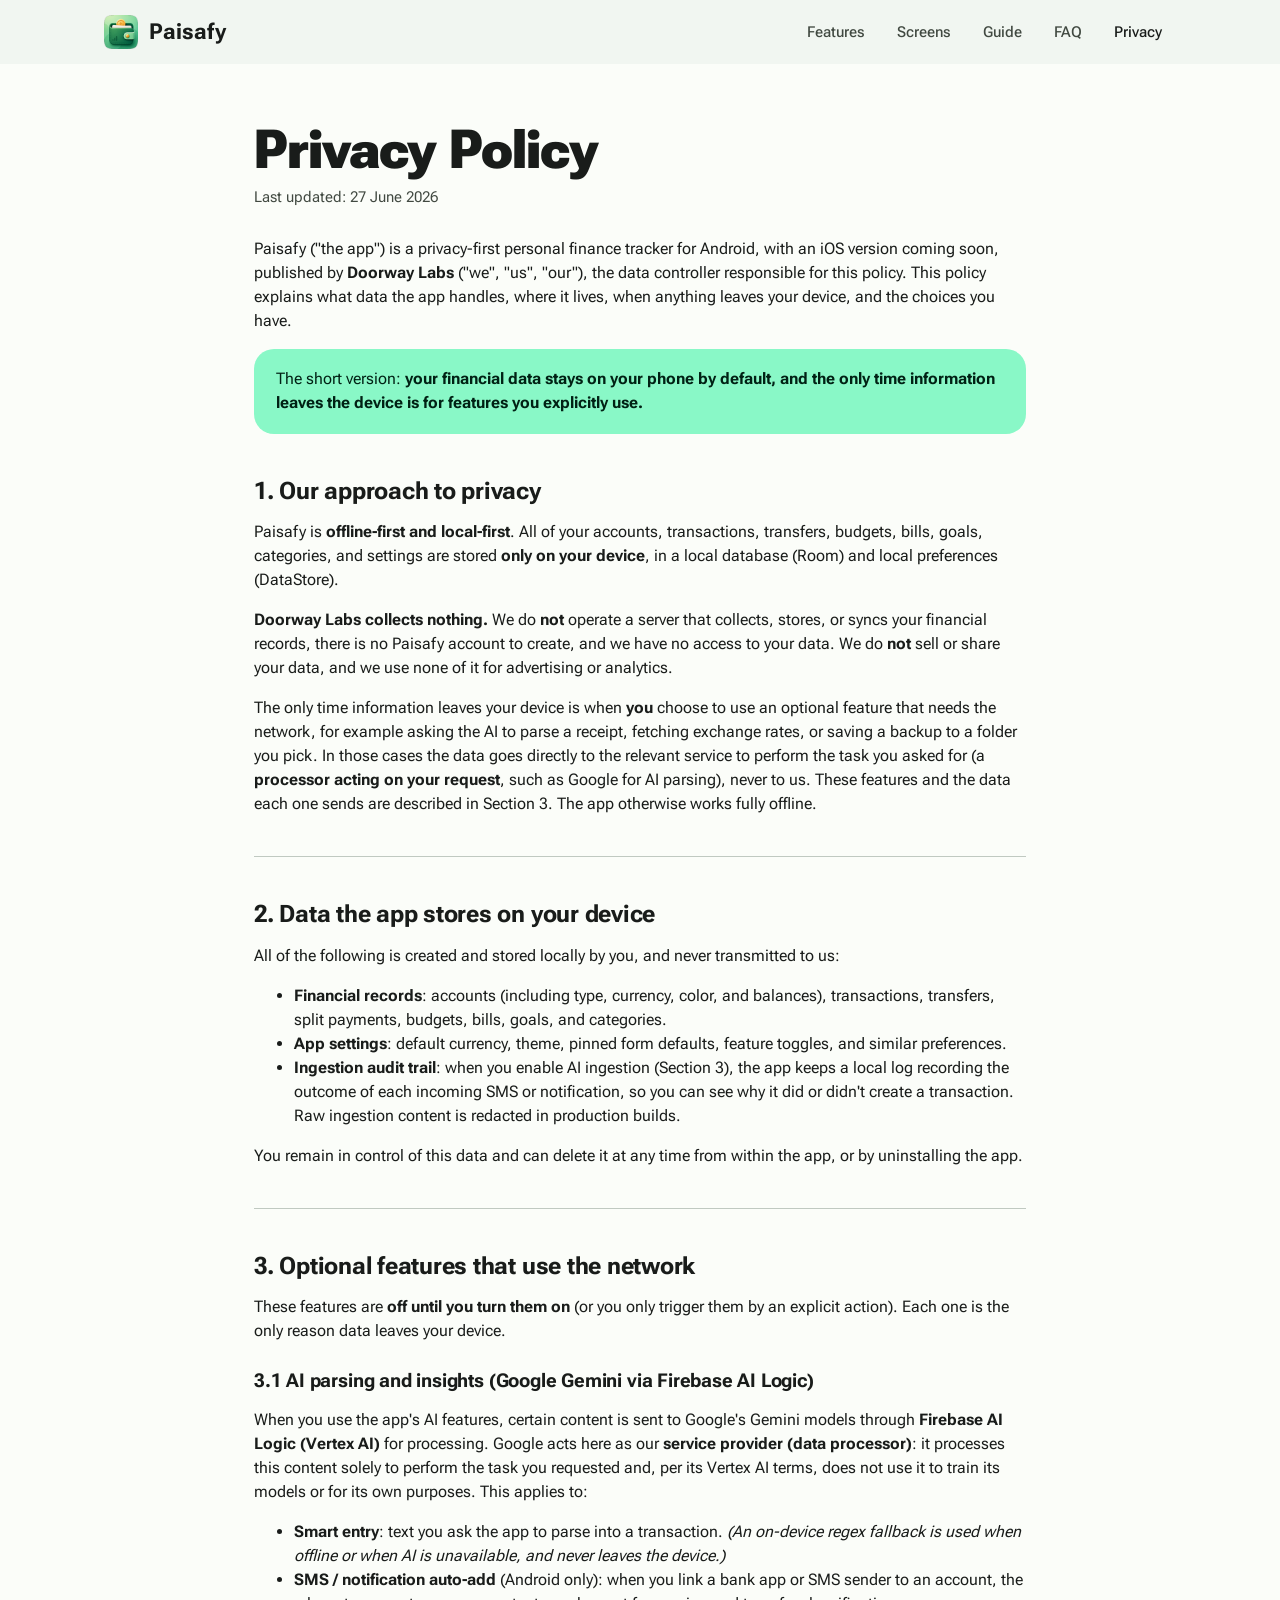
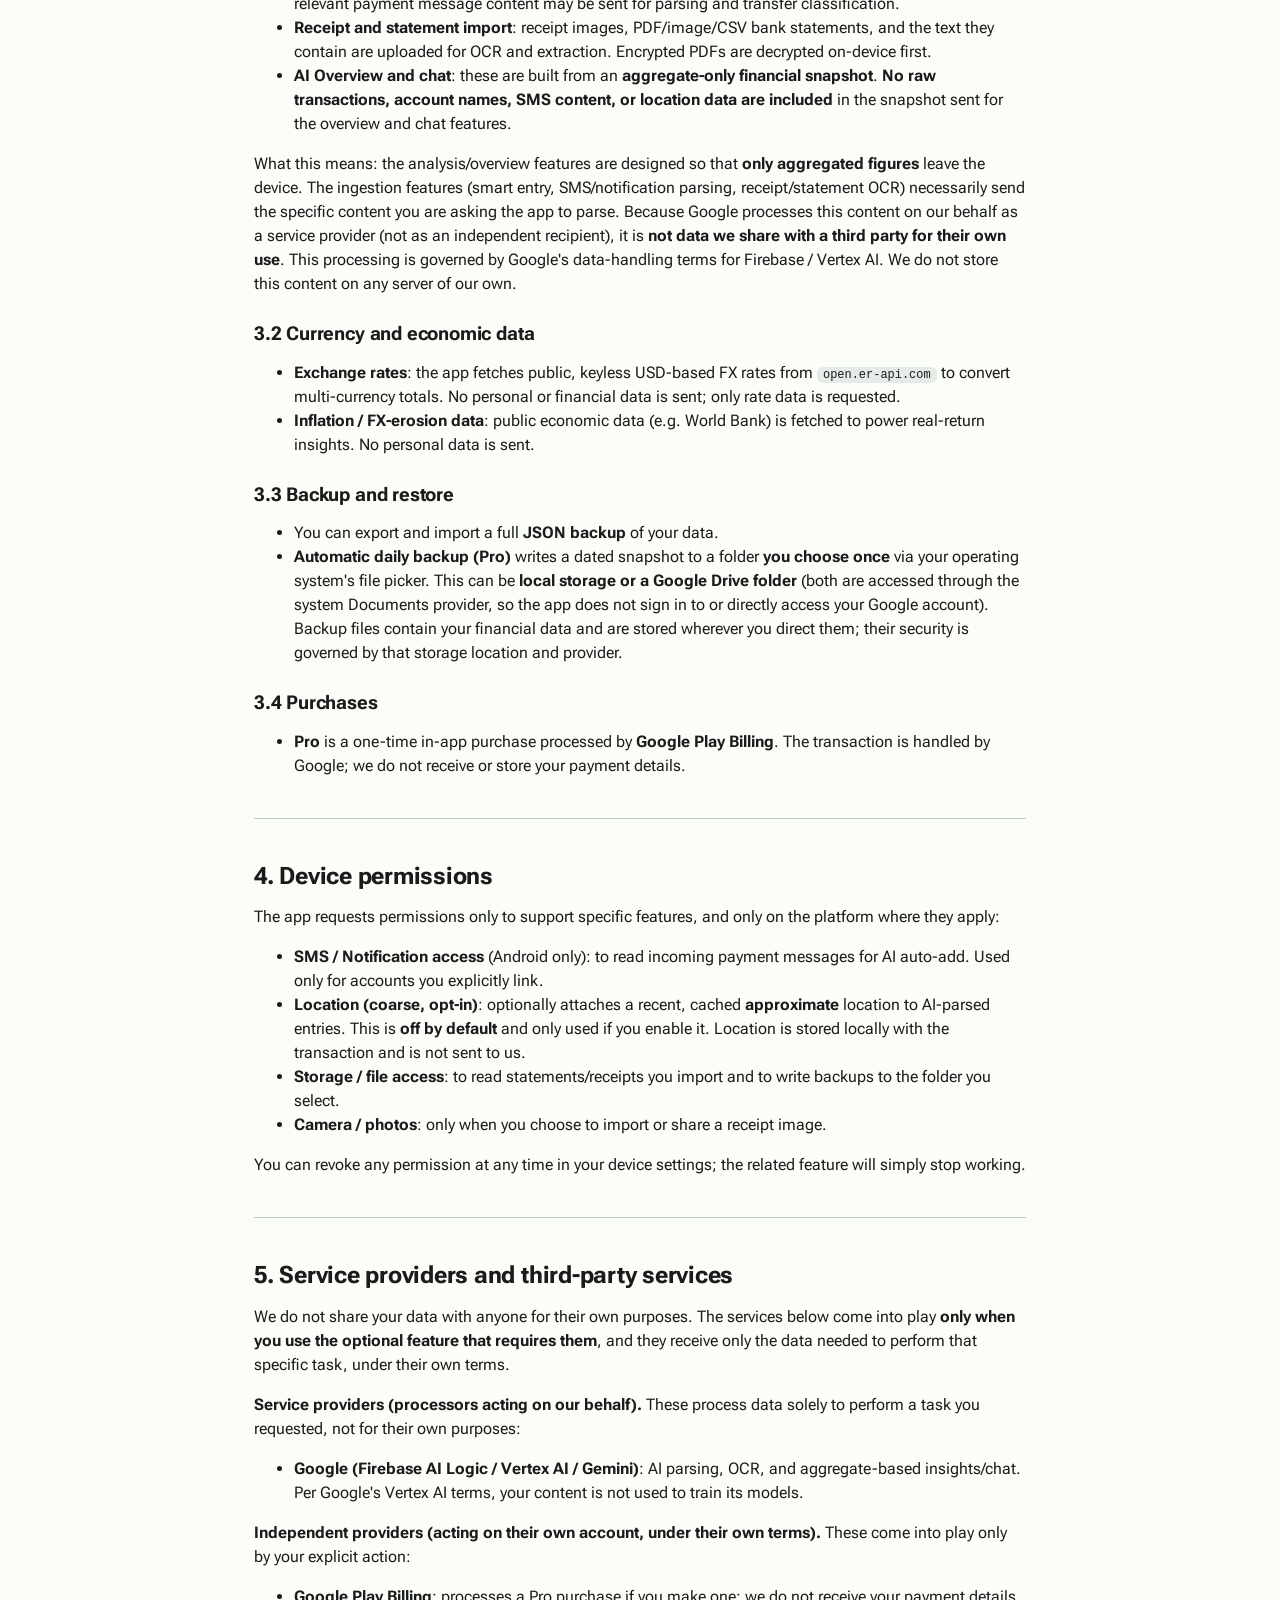
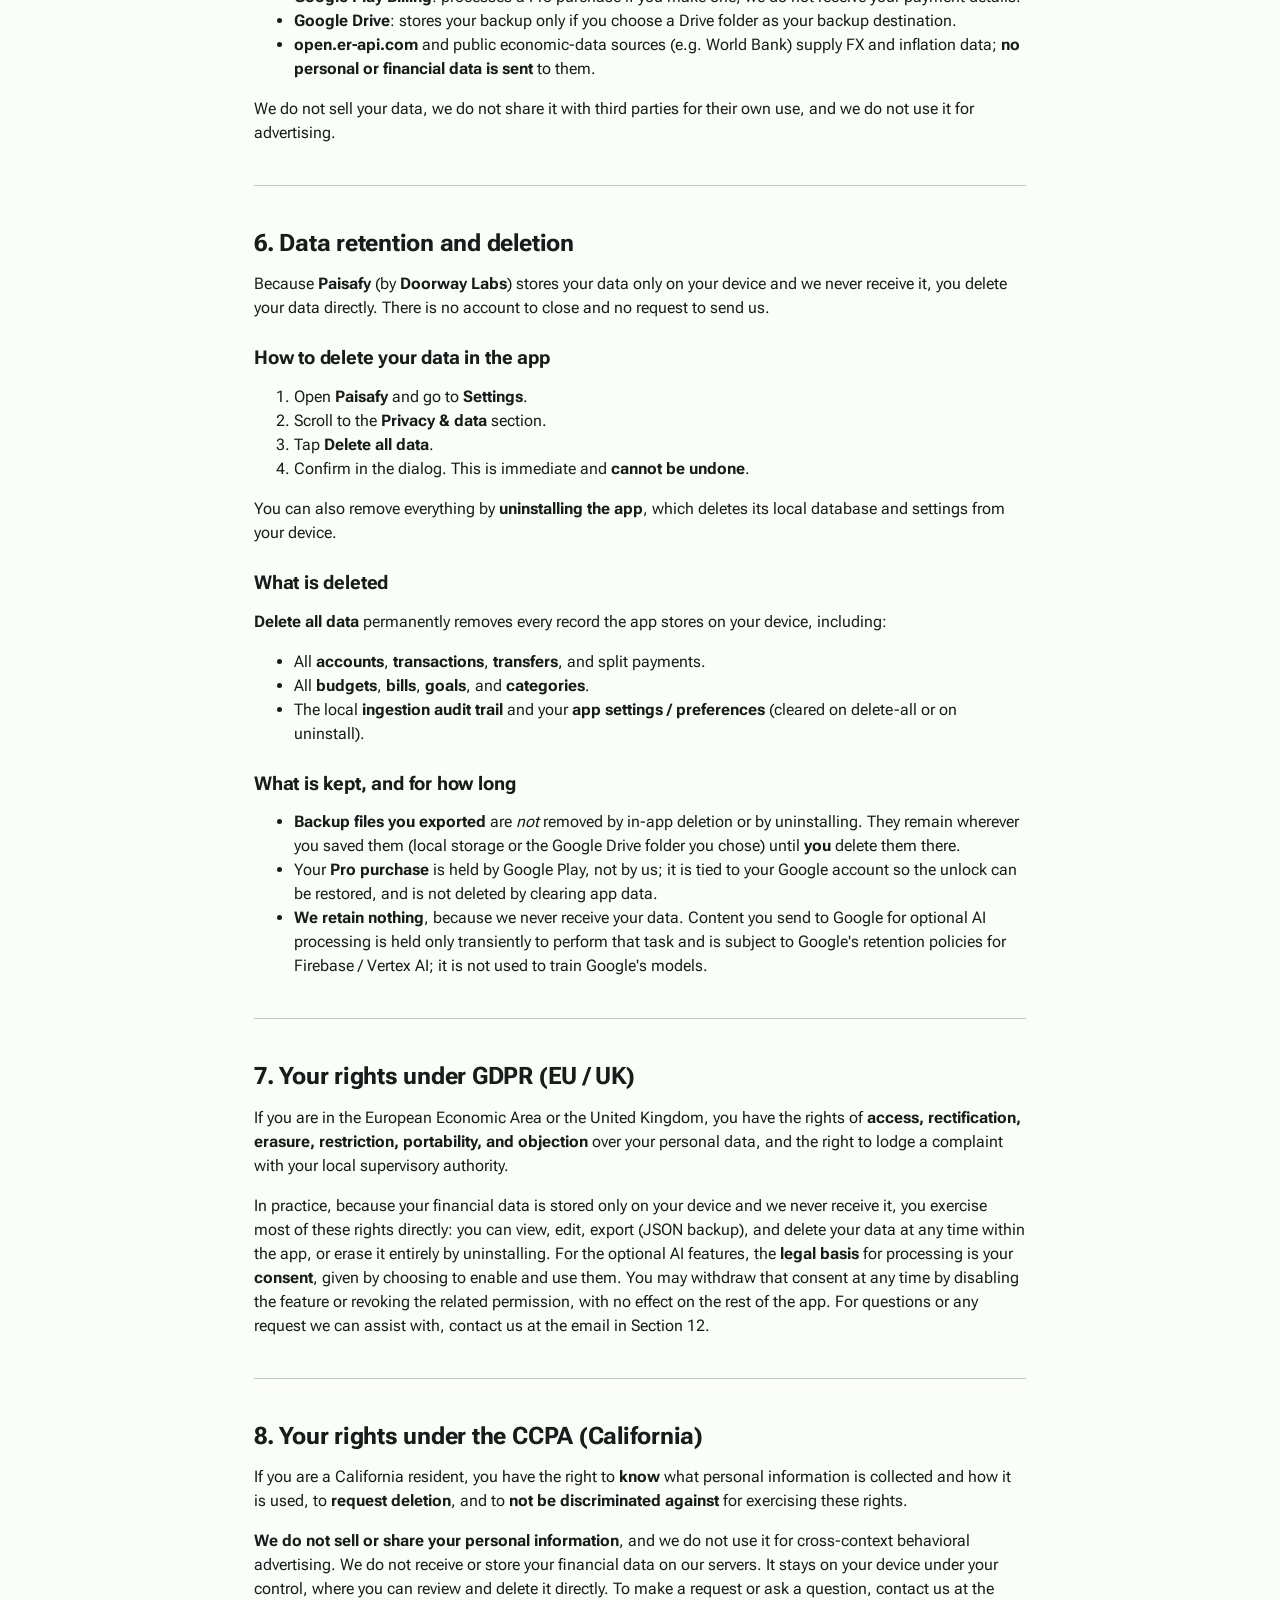
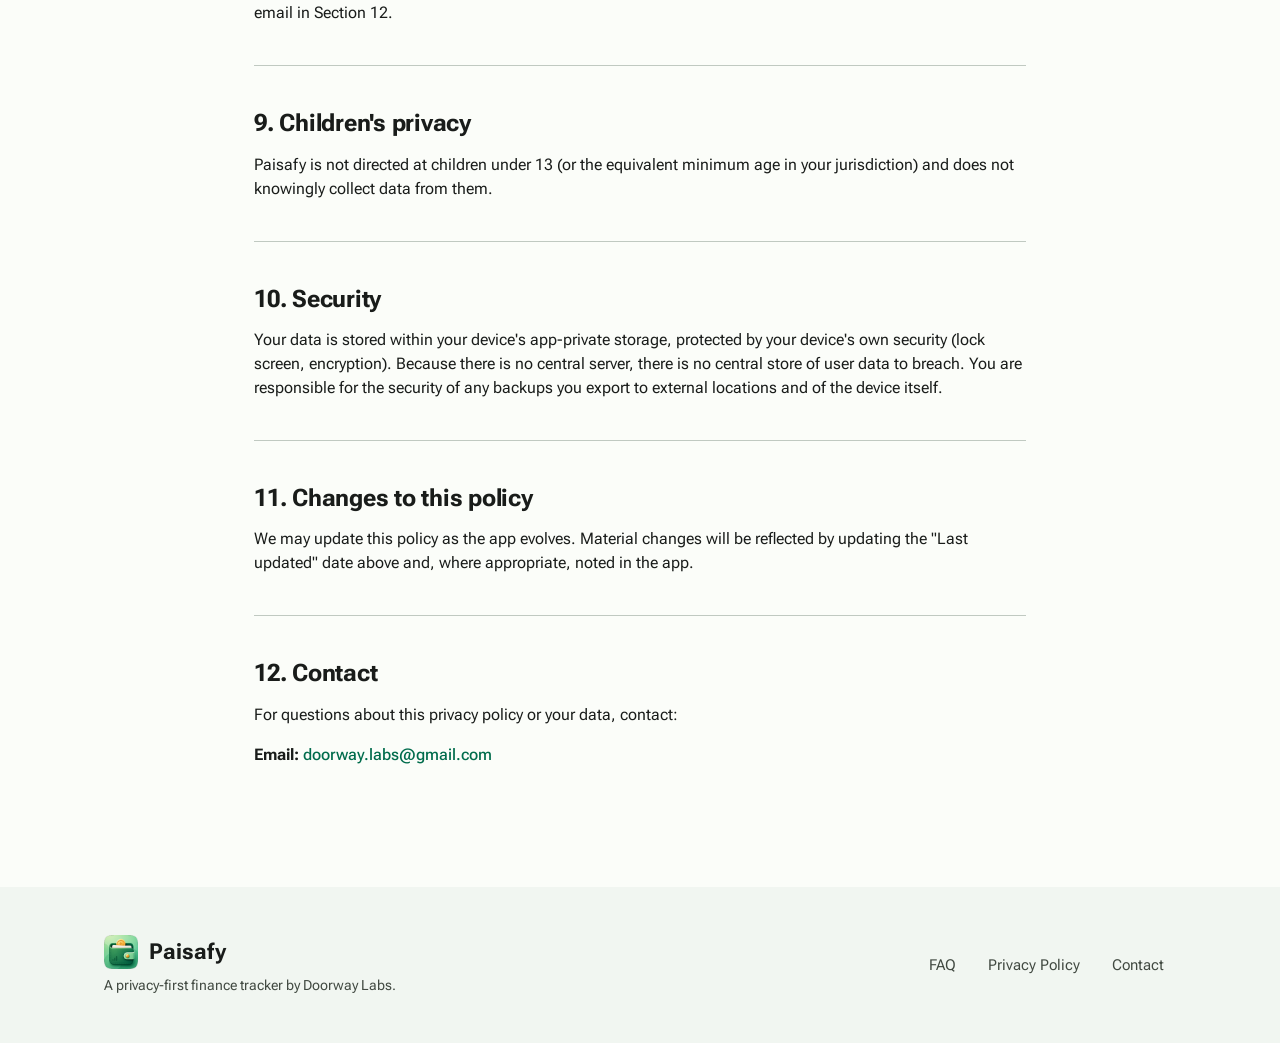
<file: privacy.html>
<!DOCTYPE html>
<html lang="en">
<head>
  <meta charset="UTF-8" />
  <meta name="viewport" content="width=device-width, initial-scale=1.0" />
  <title>Privacy Policy | Paisafy</title>
  <meta name="description" content="Paisafy's privacy policy: what data the app handles, where it lives, and when anything leaves your device." />
  <link rel="preconnect" href="https://fonts.googleapis.com" />
  <link rel="preconnect" href="https://fonts.gstatic.com" crossorigin />
  <link href="https://fonts.googleapis.com/css2?family=Roboto+Flex:opsz,wght@8..144,400;8..144,500;8..144,600;8..144,700;8..144,800&display=swap" rel="stylesheet" />
  <link rel="stylesheet" href="https://fonts.googleapis.com/css2?family=Material+Symbols+Rounded:opsz,wght,FILL,GRAD@24,400,0,0&family=Material+Symbols+Rounded:opsz,wght,FILL,GRAD@24,500,1,0" />
  <link rel="icon" type="image/png" href="assets/favicon.png" />
  <link rel="apple-touch-icon" href="assets/apple-touch-icon.png" />
  <meta name="theme-color" content="#006C4C" media="(prefers-color-scheme: light)" />
  <meta name="theme-color" content="#191C1A" media="(prefers-color-scheme: dark)" />
  <link rel="stylesheet" href="assets/styles.css" />
</head>
<body>
  <header class="bar">
    <div class="wrap">
      <a class="brand" href="index.html"><img class="logo-tile" src="assets/logo.png" alt="" /> Paisafy</a>
      <nav>
        <a href="index.html#features">Features</a>
        <a href="index.html#screens">Screens</a>
        <a href="guide.html">Guide</a>
        <a href="faq.html">FAQ</a>
        <a class="active" href="privacy.html">Privacy</a>
      </nav>
    </div>
  </header>

  <main class="doc">
    <div class="wrap">
      <h1>Privacy Policy</h1>
      <p class="updated">Last updated: 27 June 2026</p>

      <p>Paisafy ("the app") is a privacy-first personal finance tracker for Android, with an iOS version coming soon, published by <strong>Doorway Labs</strong> ("we", "us", "our"), the data controller responsible for this policy. This policy explains what data the app handles, where it lives, when anything leaves your device, and the choices you have.</p>

      <p class="lead-note">The short version: <strong>your financial data stays on your phone by default, and the only time information leaves the device is for features you explicitly use.</strong></p>

      <h2>1. Our approach to privacy</h2>
      <p>Paisafy is <strong>offline-first and local-first</strong>. All of your accounts, transactions, transfers, budgets, bills, goals, categories, and settings are stored <strong>only on your device</strong>, in a local database (Room) and local preferences (DataStore).</p>
      <p><strong>Doorway Labs collects nothing.</strong> We do <strong>not</strong> operate a server that collects, stores, or syncs your financial records, there is no Paisafy account to create, and we have no access to your data. We do <strong>not</strong> sell or share your data, and we use none of it for advertising or analytics.</p>
      <p>The only time information leaves your device is when <strong>you</strong> choose to use an optional feature that needs the network, for example asking the AI to parse a receipt, fetching exchange rates, or saving a backup to a folder you pick. In those cases the data goes directly to the relevant service to perform the task you asked for (a <strong>processor acting on your request</strong>, such as Google for AI parsing), never to us. These features and the data each one sends are described in Section 3. The app otherwise works fully offline.</p>

      <hr />

      <h2>2. Data the app stores on your device</h2>
      <p>All of the following is created and stored locally by you, and never transmitted to us:</p>
      <ul>
        <li><strong>Financial records</strong>: accounts (including type, currency, color, and balances), transactions, transfers, split payments, budgets, bills, goals, and categories.</li>
        <li><strong>App settings</strong>: default currency, theme, pinned form defaults, feature toggles, and similar preferences.</li>
        <li><strong>Ingestion audit trail</strong>: when you enable AI ingestion (Section 3), the app keeps a local log recording the outcome of each incoming SMS or notification, so you can see why it did or didn't create a transaction. Raw ingestion content is redacted in production builds.</li>
      </ul>
      <p>You remain in control of this data and can delete it at any time from within the app, or by uninstalling the app.</p>

      <hr />

      <h2>3. Optional features that use the network</h2>
      <p>These features are <strong>off until you turn them on</strong> (or you only trigger them by an explicit action). Each one is the only reason data leaves your device.</p>

      <h3>3.1 AI parsing and insights (Google Gemini via Firebase AI Logic)</h3>
      <p>When you use the app's AI features, certain content is sent to Google's Gemini models through <strong>Firebase AI Logic (Vertex AI)</strong> for processing. Google acts here as our <strong>service provider (data processor)</strong>: it processes this content solely to perform the task you requested and, per its Vertex AI terms, does not use it to train its models or for its own purposes. This applies to:</p>
      <ul>
        <li><strong>Smart entry</strong>: text you ask the app to parse into a transaction. <em>(An on-device regex fallback is used when offline or when AI is unavailable, and never leaves the device.)</em></li>
        <li><strong>SMS / notification auto-add</strong> (Android only): when you link a bank app or SMS sender to an account, the relevant payment message content may be sent for parsing and transfer classification.</li>
        <li><strong>Receipt and statement import</strong>: receipt images, PDF/image/CSV bank statements, and the text they contain are uploaded for OCR and extraction. Encrypted PDFs are decrypted on-device first.</li>
        <li><strong>AI Overview and chat</strong>: these are built from an <strong>aggregate-only financial snapshot</strong>. <strong>No raw transactions, account names, SMS content, or location data are included</strong> in the snapshot sent for the overview and chat features.</li>
      </ul>
      <p>What this means: the analysis/overview features are designed so that <strong>only aggregated figures</strong> leave the device. The ingestion features (smart entry, SMS/notification parsing, receipt/statement OCR) necessarily send the specific content you are asking the app to parse. Because Google processes this content on our behalf as a service provider (not as an independent recipient), it is <strong>not data we share with a third party for their own use</strong>. This processing is governed by Google's data-handling terms for Firebase / Vertex AI. We do not store this content on any server of our own.</p>

      <h3>3.2 Currency and economic data</h3>
      <ul>
        <li><strong>Exchange rates</strong>: the app fetches public, keyless USD-based FX rates from <code>open.er-api.com</code> to convert multi-currency totals. No personal or financial data is sent; only rate data is requested.</li>
        <li><strong>Inflation / FX-erosion data</strong>: public economic data (e.g. World Bank) is fetched to power real-return insights. No personal data is sent.</li>
      </ul>

      <h3>3.3 Backup and restore</h3>
      <ul>
        <li>You can export and import a full <strong>JSON backup</strong> of your data.</li>
        <li><strong>Automatic daily backup (Pro)</strong> writes a dated snapshot to a folder <strong>you choose once</strong> via your operating system's file picker. This can be <strong>local storage or a Google Drive folder</strong> (both are accessed through the system Documents provider, so the app does not sign in to or directly access your Google account). Backup files contain your financial data and are stored wherever you direct them; their security is governed by that storage location and provider.</li>
      </ul>

      <h3>3.4 Purchases</h3>
      <ul>
        <li><strong>Pro</strong> is a one-time in-app purchase processed by <strong>Google Play Billing</strong>. The transaction is handled by Google; we do not receive or store your payment details.</li>
      </ul>

      <hr />

      <h2>4. Device permissions</h2>
      <p>The app requests permissions only to support specific features, and only on the platform where they apply:</p>
      <ul>
        <li><strong>SMS / Notification access</strong> (Android only): to read incoming payment messages for AI auto-add. Used only for accounts you explicitly link.</li>
        <li><strong>Location (coarse, opt-in)</strong>: optionally attaches a recent, cached <strong>approximate</strong> location to AI-parsed entries. This is <strong>off by default</strong> and only used if you enable it. Location is stored locally with the transaction and is not sent to us.</li>
        <li><strong>Storage / file access</strong>: to read statements/receipts you import and to write backups to the folder you select.</li>
        <li><strong>Camera / photos</strong>: only when you choose to import or share a receipt image.</li>
      </ul>
      <p>You can revoke any permission at any time in your device settings; the related feature will simply stop working.</p>

      <hr />

      <h2>5. Service providers and third-party services</h2>
      <p>We do not share your data with anyone for their own purposes. The services below come into play <strong>only when you use the optional feature that requires them</strong>, and they receive only the data needed to perform that specific task, under their own terms.</p>
      <p><strong>Service providers (processors acting on our behalf).</strong> These process data solely to perform a task you requested, not for their own purposes:</p>
      <ul>
        <li><strong>Google (Firebase AI Logic / Vertex AI / Gemini)</strong>: AI parsing, OCR, and aggregate-based insights/chat. Per Google's Vertex AI terms, your content is not used to train its models.</li>
      </ul>
      <p><strong>Independent providers (acting on their own account, under their own terms).</strong> These come into play only by your explicit action:</p>
      <ul>
        <li><strong>Google Play Billing</strong>: processes a Pro purchase if you make one; we do not receive your payment details.</li>
        <li><strong>Google Drive</strong>: stores your backup only if you choose a Drive folder as your backup destination.</li>
        <li><strong>open.er-api.com</strong> and public economic-data sources (e.g. World Bank) supply FX and inflation data; <strong>no personal or financial data is sent</strong> to them.</li>
      </ul>
      <p>We do not sell your data, we do not share it with third parties for their own use, and we do not use it for advertising.</p>

      <hr />

      <h2 id="data-deletion">6. Data retention and deletion</h2>
      <p>Because <strong>Paisafy</strong> (by <strong>Doorway Labs</strong>) stores your data only on your device and we never receive it, you delete your data directly. There is no account to close and no request to send us.</p>

      <h3>How to delete your data in the app</h3>
      <ol>
        <li>Open <strong>Paisafy</strong> and go to <strong>Settings</strong>.</li>
        <li>Scroll to the <strong>Privacy &amp; data</strong> section.</li>
        <li>Tap <strong>Delete all data</strong>.</li>
        <li>Confirm in the dialog. This is immediate and <strong>cannot be undone</strong>.</li>
      </ol>
      <p>You can also remove everything by <strong>uninstalling the app</strong>, which deletes its local database and settings from your device.</p>

      <h3>What is deleted</h3>
      <p><strong>Delete all data</strong> permanently removes every record the app stores on your device, including:</p>
      <ul>
        <li>All <strong>accounts</strong>, <strong>transactions</strong>, <strong>transfers</strong>, and split payments.</li>
        <li>All <strong>budgets</strong>, <strong>bills</strong>, <strong>goals</strong>, and <strong>categories</strong>.</li>
        <li>The local <strong>ingestion audit trail</strong> and your <strong>app settings / preferences</strong> (cleared on delete-all or on uninstall).</li>
      </ul>

      <h3>What is kept, and for how long</h3>
      <ul>
        <li><strong>Backup files you exported</strong> are <em>not</em> removed by in-app deletion or by uninstalling. They remain wherever you saved them (local storage or the Google Drive folder you chose) until <strong>you</strong> delete them there.</li>
        <li>Your <strong>Pro purchase</strong> is held by Google Play, not by us; it is tied to your Google account so the unlock can be restored, and is not deleted by clearing app data.</li>
        <li><strong>We retain nothing</strong>, because we never receive your data. Content you send to Google for optional AI processing is held only transiently to perform that task and is subject to Google's retention policies for Firebase / Vertex AI; it is not used to train Google's models.</li>
      </ul>

      <hr />

      <h2>7. Your rights under GDPR (EU / UK)</h2>
      <p>If you are in the European Economic Area or the United Kingdom, you have the rights of <strong>access, rectification, erasure, restriction, portability, and objection</strong> over your personal data, and the right to lodge a complaint with your local supervisory authority.</p>
      <p>In practice, because your financial data is stored only on your device and we never receive it, you exercise most of these rights directly: you can view, edit, export (JSON backup), and delete your data at any time within the app, or erase it entirely by uninstalling. For the optional AI features, the <strong>legal basis</strong> for processing is your <strong>consent</strong>, given by choosing to enable and use them. You may withdraw that consent at any time by disabling the feature or revoking the related permission, with no effect on the rest of the app. For questions or any request we can assist with, contact us at the email in Section 12.</p>

      <hr />

      <h2>8. Your rights under the CCPA (California)</h2>
      <p>If you are a California resident, you have the right to <strong>know</strong> what personal information is collected and how it is used, to <strong>request deletion</strong>, and to <strong>not be discriminated against</strong> for exercising these rights.</p>
      <p><strong>We do not sell or share your personal information</strong>, and we do not use it for cross-context behavioral advertising. We do not receive or store your financial data on our servers. It stays on your device under your control, where you can review and delete it directly. To make a request or ask a question, contact us at the email in Section 12.</p>

      <hr />

      <h2>9. Children's privacy</h2>
      <p>Paisafy is not directed at children under 13 (or the equivalent minimum age in your jurisdiction) and does not knowingly collect data from them.</p>

      <hr />

      <h2>10. Security</h2>
      <p>Your data is stored within your device's app-private storage, protected by your device's own security (lock screen, encryption). Because there is no central server, there is no central store of user data to breach. You are responsible for the security of any backups you export to external locations and of the device itself.</p>

      <hr />

      <h2>11. Changes to this policy</h2>
      <p>We may update this policy as the app evolves. Material changes will be reflected by updating the "Last updated" date above and, where appropriate, noted in the app.</p>

      <hr />

      <h2>12. Contact</h2>
      <p>For questions about this privacy policy or your data, contact:</p>
      <p><strong>Email:</strong> <a href="mailto:doorway.labs@gmail.com">doorway.labs@gmail.com</a></p>
    </div>
  </main>

  <footer>
    <div class="wrap">
      <div>
        <a class="brand" href="index.html"><img class="logo-tile" src="assets/logo.png" alt="" /> Paisafy</a>
        <p class="muted">A privacy-first finance tracker by Doorway Labs.</p>
      </div>
      <div class="links">
        <a href="faq.html">FAQ</a>
        <a href="privacy.html">Privacy Policy</a>
        <a href="mailto:doorway.labs@gmail.com">Contact</a>
      </div>
    </div>
  </footer>
</body>
</html>
</file>
<file: assets/styles.css>
/* Paisafy companion site — Material 3 Expressive
   Mirrors the app's design system: emerald primary, mint container,
   tonal surfaces (no shadows), large rounded shapes, Roboto Flex,
   tabular money figures, Material Symbols Rounded chrome icons. */

:root {
  --primary:#006C4C; --on-primary:#FFFFFF;
  --primary-container:#89F8C7; --on-primary-container:#002114;
  --secondary:#4D6357; --secondary-container:#CFE9D9; --on-secondary-container:#092016;
  --tertiary:#3D6373; --tertiary-container:#C1E8FB; --on-tertiary-container:#001F29;
  --error:#BA1A1A;
  --bg:#FBFDF9; --on-bg:#191C1A; --on-surface-var:#414941;
  --sc-lowest:#FFFFFF; --sc-low:#F1F6F1; --sc:#EBF1EC; --sc-high:#E5EBE6; --sc-highest:#DFE4E0;
  --outline:#707972; --outline-variant:#C0C9C1;

  /* money signal */
  --income:#1B5E20; --expense:#B71C1C; --transfer:#3D6373;

  /* budget status */
  --ontrack:#C7EFD4; --ontrack-acc:#2E7D32; --ontrack-on:#002114;
  --watch:#FDE7CF; --watch-acc:#B76E00; --watch-on:#3D2800;
  --over:#FADAD7; --over-acc:#B71C1C; --over-on:#410002;

  /* account avatar palette */
  --indigo:#3730A3; --teal:#0F766E; --rose:#9F1239; --amber:#B45309;

  --max:1120px;
}

@media (prefers-color-scheme: dark) {
  :root {
    --primary:#6CDBAC; --on-primary:#003825;
    --primary-container:#005138; --on-primary-container:#89F8C7;
    --secondary:#B4CCBE; --secondary-container:#354B40; --on-secondary-container:#CFE9D9;
    --tertiary:#A5CCE0; --tertiary-container:#244C5A; --on-tertiary-container:#C1E8FB;
    --error:#FFB4AB;
    --bg:#191C1A; --on-bg:#E1E3DF; --on-surface-var:#C0C9C1;
    --sc-lowest:#0F1210; --sc-low:#1C201D; --sc:#202522; --sc-high:#2B302D; --sc-highest:#363A38;
    --outline:#8A938C; --outline-variant:#404943;
    --income:#6CDBAC; --expense:#FFB4AB; --transfer:#A5CCE0;
    --ontrack:#1F3A2A; --ontrack-acc:#6CDBAC; --ontrack-on:#B7E4C6;
    --watch:#3D2C1A; --watch-acc:#E9B97A; --watch-on:#FFDEB0;
    --over:#4A1517; --over-acc:#FFB4AB; --over-on:#FFD9D5;
  }
}

* { box-sizing: border-box; }
html { scroll-behavior: smooth; }
body {
  margin:0; background:var(--bg); color:var(--on-bg);
  font-family:"Roboto Flex", system-ui, -apple-system, "Segoe UI", Roboto, sans-serif;
  line-height:1.5; font-variant-numeric:tabular-nums; -webkit-font-smoothing:antialiased;
}

.material-symbols-rounded {
  font-family:"Material Symbols Rounded"; font-weight:normal; font-style:normal;
  line-height:1; letter-spacing:normal; text-transform:none; display:inline-block;
  white-space:nowrap; direction:ltr; -webkit-font-feature-settings:'liga';
  -webkit-font-smoothing:antialiased;
  font-variation-settings:'opsz' 24,'wght' 400,'FILL' 0,'GRAD' 0;
}

h1,h2,h3 { margin:0 0 0.4em; font-weight:700; letter-spacing:-0.01em; line-height:1.1; }
a { color:var(--primary); text-decoration:none; }
a:hover { text-decoration:underline; }

.wrap { max-width:var(--max); margin:0 auto; padding:0 24px; }
.money { font-weight:800; font-variant-numeric:tabular-nums; }
.pos { color:var(--income); } .neg { color:var(--expense); } .xfer { color:var(--transfer); }

/* ---------- top app bar ---------- */
.bar { position:sticky; top:0; z-index:30; background:var(--sc-low); }
.bar .wrap { display:flex; align-items:center; justify-content:space-between; height:64px; gap:16px; }
.brand { display:flex; align-items:center; gap:11px; font-weight:700; font-size:1.4rem; color:var(--on-bg); }
.brand:hover { text-decoration:none; }
.logo-tile { width:34px; height:34px; object-fit:contain; display:block; flex:none; }
.bar nav { display:flex; align-items:center; gap:4px; flex-wrap:wrap; justify-content:flex-end; }
.bar nav a { color:var(--on-surface-var); font-weight:500; font-size:.95rem; padding:8px 14px; border-radius:999px; }
.bar nav a:hover { color:var(--on-bg); background:var(--sc-high); text-decoration:none; }
.bar nav a.active { color:var(--on-bg); }

/* ---------- buttons ---------- */
.btn { display:inline-flex; align-items:center; gap:9px; font-family:inherit; font-weight:600;
  font-size:.98rem; padding:14px 26px; border-radius:999px; border:none; cursor:pointer; }
.btn .material-symbols-rounded { font-size:20px; }
.btn-filled { background:var(--primary); color:var(--on-primary); }
.btn-filled:hover { text-decoration:none; filter:brightness(1.06); }
.btn-tonal { background:var(--secondary-container); color:var(--on-secondary-container); }
.btn-tonal:hover { text-decoration:none; filter:brightness(.98); }
.btn.soon { opacity:.6; cursor:default; }
.btn.soon:hover { filter:none; }

/* ---------- hero ---------- */
.hero { padding:72px 0 64px; }
.hero .wrap { display:grid; grid-template-columns:1fr 0.92fr; gap:56px; align-items:center; }
.eyebrow { display:inline-flex; align-items:center; gap:8px; background:var(--secondary-container);
  color:var(--on-secondary-container); font-size:.78rem; font-weight:600; letter-spacing:.06em;
  text-transform:uppercase; padding:7px 14px; border-radius:999px; margin-bottom:24px; }
.eyebrow .material-symbols-rounded { font-size:16px; }
.hero h1 { font-size:clamp(2.6rem,6vw,4.2rem); font-weight:800; letter-spacing:-0.02em; }
.hero p.lead { font-size:1.18rem; color:var(--on-surface-var); max-width:40ch; margin:22px 0 32px; }
.cta { display:flex; gap:14px; flex-wrap:wrap; align-items:center; }
.reassure { display:flex; align-items:center; gap:7px; color:var(--on-surface-var); font-size:.9rem; margin-top:22px; }
.reassure .material-symbols-rounded { font-size:18px; color:var(--primary); }

/* ---------- recreated app cluster ---------- */
.cluster { position:relative; display:flex; flex-direction:column; gap:16px; }
.card { background:var(--sc-low); border-radius:32px; padding:22px 20px; }
.balance { background:var(--primary-container); color:var(--on-primary-container); position:relative; }
.balance .lbl { font-size:.7rem; font-weight:600; letter-spacing:.12em; opacity:.8; }
.balance .big { font-size:2.9rem; font-weight:800; letter-spacing:-0.02em; margin:2px 0 16px; }
.balance .cols { display:flex; gap:12px; }
.balance .col { flex:1; }
.balance .col .k { font-size:.62rem; font-weight:600; letter-spacing:.1em; opacity:.75; }
.balance .col .v { font-weight:800; font-size:1.28rem; margin-top:4px; }
.balance .eye { position:absolute; top:22px; right:22px; color:var(--on-primary-container); opacity:.7; }

.txn { background:var(--sc-high); display:flex; align-items:center; gap:14px; padding:14px 16px; }
.tile { width:46px; height:46px; border-radius:14px; display:grid; place-items:center; font-size:20px; flex:none; }
.txn .mid { flex:1; min-width:0; }
.txn .ttl { font-weight:600; font-size:.98rem; }
.txn .meta { font-size:.8rem; color:var(--on-surface-var); }
.txn .amt { font-size:1.3rem; font-weight:700; }

.budget { background:var(--sc-low); }
.budget .top { display:flex; align-items:center; justify-content:space-between; margin-bottom:12px; }
.budget .name { display:flex; align-items:center; gap:10px; font-weight:600; }
.budget .name .tile { width:34px; height:34px; border-radius:11px; font-size:16px; }
.chip { display:inline-flex; align-items:center; gap:6px; font-size:.74rem; font-weight:600;
  padding:5px 11px; border-radius:999px; }
.chip .dot { width:7px; height:7px; border-radius:50%; }
.chip.ontrack { background:var(--ontrack); color:var(--ontrack-on); }
.chip.ontrack .dot { background:var(--ontrack-acc); }
.chip.watch { background:var(--watch); color:var(--watch-on); }
.chip.watch .dot { background:var(--watch-acc); }
.budget .figs { display:flex; justify-content:space-between; font-size:.82rem; color:var(--on-surface-var); margin-top:8px; }
.budget .figs b { color:var(--on-bg); font-weight:700; }

/* AI Overview card (brand tertiary) */
.card.ai { background:var(--tertiary-container); color:var(--on-tertiary-container); }
.ai-eyebrow { display:inline-flex; align-items:center; gap:7px; font-size:.72rem; font-weight:700;
  letter-spacing:.14em; text-transform:uppercase; color:var(--tertiary); margin-bottom:14px; }
.ai-eyebrow .material-symbols-rounded { font-size:16px; color:var(--tertiary); font-variation-settings:'opsz' 24,'wght' 500,'FILL' 1,'GRAD' 0; }
.card.ai .ai-hero { font-size:2.2rem; font-weight:800; color:var(--tertiary); letter-spacing:-0.02em; line-height:1; margin-bottom:8px; }
.card.ai .ai-head { font-size:1.2rem; font-weight:800; letter-spacing:-0.01em; line-height:1.14; margin:0 0 6px; color:var(--on-tertiary-container); }
.card.ai .ai-body { font-size:.92rem; line-height:1.5; margin:0; color:color-mix(in srgb,var(--on-tertiary-container) 82%,transparent); }

/* wavy (M3 Expressive squiggle) progress */
.wavy { position:relative; height:24px; }
.wavy .track { position:absolute; inset:0; display:flex; align-items:center; }
.wavy .track line { stroke:var(--outline-variant); stroke-width:4; stroke-linecap:round; }
.wavy .fill { position:absolute; inset:0; overflow:hidden; }
.wavy .fill svg { display:block; }
.wavy .fill path { fill:none; stroke:var(--primary); stroke-width:4; stroke-linecap:round; }
.wavy.over .fill path { stroke:var(--over-acc); }

/* ---------- sections ---------- */
section { padding:72px 0; }
.sec-head { max-width:620px; margin-bottom:48px; }
.sec-head .eyebrow { margin-bottom:18px; }
.sec-head h2 { font-size:clamp(2rem,4vw,2.9rem); font-weight:800; letter-spacing:-0.02em; }
.sec-head p { color:var(--on-surface-var); font-size:1.1rem; margin:14px 0 0; }
.alt { background:var(--sc-low); }

/* feature grid */
.features { display:grid; grid-template-columns:repeat(auto-fit,minmax(240px,1fr)); gap:18px; }
.feature { background:var(--sc-lowest); border-radius:28px; padding:28px; border:1px solid var(--outline-variant); }
.alt .feature { background:var(--bg); }
.feature .ftile { width:52px; height:52px; border-radius:16px; display:grid; place-items:center; margin-bottom:20px;
  background:color-mix(in srgb,var(--primary) 13%,transparent); color:var(--primary); }
.feature .ftile .material-symbols-rounded { font-size:28px; }
.feature:nth-child(2) .ftile { background:color-mix(in srgb,var(--tertiary) 16%,transparent); color:var(--tertiary); }
.feature:nth-child(3) .ftile { background:color-mix(in srgb,var(--amber) 14%,transparent); color:var(--amber); }
.feature:nth-child(4) .ftile { background:color-mix(in srgb,var(--indigo) 14%,transparent); color:var(--indigo); }
.feature h3 { font-size:1.25rem; margin-bottom:8px; }
.feature p { margin:0; color:var(--on-surface-var); font-size:.97rem; }

/* privacy band */
.privacy-card { background:var(--primary-container); color:var(--on-primary-container);
  border-radius:48px; padding:56px 48px; }
.privacy-card .eyebrow { background:color-mix(in srgb,var(--on-primary-container) 12%,transparent);
  color:var(--on-primary-container); }
.privacy-card h2 { font-size:clamp(2rem,4vw,2.8rem); font-weight:800; max-width:18ch; letter-spacing:-0.02em; }
.privacy-card ul { list-style:none; margin:32px 0 0; padding:0;
  display:grid; grid-template-columns:1fr 1fr; gap:18px 40px; }
.privacy-card li { display:flex; gap:13px; font-size:1.02rem; }
.privacy-card li .material-symbols-rounded { flex:none; font-size:24px; color:var(--primary);
  font-variation-settings:'FILL' 1; }
@media (prefers-color-scheme: dark) { .privacy-card li .material-symbols-rounded { color:#89F8C7; } }

/* video */
.video .sec-head { text-align:center; margin-left:auto; margin-right:auto; }
.video-frame { max-width:900px; margin:0 auto; aspect-ratio:16/9; border-radius:28px; overflow:hidden;
  background:var(--sc-high); border:1px solid var(--outline-variant); }
.video-frame iframe { width:100%; height:100%; border:0; display:block; }

/* screens */
.screens { display:grid; grid-template-columns:repeat(auto-fit,minmax(200px,1fr)); gap:20px; }
.screens figure { margin:0; }
.screens img { width:100%; display:block; border-radius:28px; background:var(--sc-high); }
.screens figcaption { margin-top:12px; font-size:.86rem; color:var(--on-surface-var); font-weight:500; text-align:center; }

/* closing CTA */
.closing { text-align:center; }
.closing h2 { font-size:clamp(2rem,4.5vw,3rem); font-weight:800; letter-spacing:-0.02em; }
.closing p { color:var(--on-surface-var); font-size:1.1rem; margin:14px auto 30px; max-width:42ch; }
.closing .cta { justify-content:center; }

/* ---------- doc pages (privacy / faq) ---------- */
.doc { padding:56px 0 80px; }
.doc .wrap { max-width:820px; }
.doc h1 { font-size:clamp(2.4rem,5vw,3.4rem); font-weight:800; letter-spacing:-0.02em; margin-bottom:6px; }
.doc .updated { color:var(--on-surface-var); font-size:.95rem; margin:0 0 28px; }
.doc h2 { font-size:1.5rem; font-weight:700; margin-top:44px; }
.doc h3 { font-size:1.18rem; font-weight:700; margin-top:28px; }
.doc p, .doc li { color:var(--on-bg); }
.doc a { font-weight:500; }
.doc hr { border:none; border-top:1px solid var(--outline-variant); margin:40px 0; }
.doc .lead-note { background:var(--primary-container); color:var(--on-primary-container);
  border-radius:20px; padding:18px 22px; font-size:1.02rem; }
.doc code { background:var(--sc-high); border-radius:6px; padding:1px 6px; font-size:.92em; }
.doc table { width:100%; border-collapse:collapse; margin:18px 0; font-size:.95rem; }
.doc th, .doc td { text-align:left; padding:10px 12px; border-bottom:1px solid var(--outline-variant); vertical-align:top; }

/* faq accordions */
.faq-item { border:1px solid var(--outline-variant); border-radius:20px;
  background:var(--sc-lowest); margin-bottom:14px; overflow:hidden; }
.faq-item summary { cursor:pointer; padding:20px 24px; font-weight:600; font-size:1.08rem;
  list-style:none; display:flex; justify-content:space-between; align-items:center; gap:16px; }
.faq-item summary::-webkit-details-marker { display:none; }
.faq-item summary::after { content:"expand_more"; font-family:"Material Symbols Rounded";
  color:var(--primary); font-size:1.5rem; flex:none; transition:transform .2s ease; }
.faq-item[open] summary::after { transform:rotate(180deg); }
.faq-item .body { padding:0 24px 22px; color:var(--on-surface-var); }
.faq-item .body p { margin:0 0 10px; }

/* ---------- footer ---------- */
footer { background:var(--sc-low); padding:48px 0; margin-top:24px; }
footer .wrap { display:flex; flex-wrap:wrap; gap:18px; justify-content:space-between; align-items:center; }
footer .links { display:flex; gap:8px; flex-wrap:wrap; }
footer .links a { color:var(--on-surface-var); font-size:.92rem; padding:8px 12px; border-radius:999px; }
footer .links a:hover { background:var(--sc-high); color:var(--on-bg); text-decoration:none; }
footer .muted { color:var(--on-surface-var); font-size:.86rem; margin:6px 0 0; }

@media (max-width:860px) {
  .hero .wrap { grid-template-columns:1fr; gap:40px; }
  .privacy-card { padding:40px 28px; border-radius:36px; }
  .privacy-card ul { grid-template-columns:1fr; }
}

/* ---------- guide ---------- */
.guide .wrap { max-width:1000px; }
.guide .updated { max-width:60ch; }

/* journey table of contents */
.gtoc { display:grid; grid-template-columns:repeat(auto-fit,minmax(210px,1fr)); gap:16px; margin:30px 0 8px; }
.gtoc a { display:block; background:var(--sc-low); border:1px solid var(--outline-variant);
  border-radius:24px; padding:20px 20px 22px; color:var(--on-bg); }
.gtoc a:hover { background:var(--sc); text-decoration:none; }
.gtoc .jnum { width:34px; height:34px; border-radius:11px; background:var(--primary-container);
  color:var(--on-primary-container); display:grid; place-items:center; font-weight:800; font-size:1.05rem; }
.gtoc h3 { font-size:1.08rem; margin:14px 0 5px; }
.gtoc p { margin:0; color:var(--on-surface-var); font-size:.9rem; line-height:1.45; }

/* journey section */
.journey { scroll-margin-top:80px; }
.journey-head { display:flex; gap:18px; align-items:flex-start; margin:64px 0 8px; padding-top:8px;
  border-top:1px solid var(--outline-variant); }
.journey:first-of-type .journey-head { border-top:none; margin-top:40px; }
.journey-head .jnum { flex:none; width:46px; height:46px; border-radius:15px; margin-top:6px;
  background:var(--primary); color:var(--on-primary); display:grid; place-items:center; font-weight:800; font-size:1.2rem; }
.journey-head h2 { font-size:clamp(1.6rem,3.4vw,2.1rem); margin:0; }
.journey-head .jlead { margin:6px 0 0; color:var(--on-surface-var); font-size:1.05rem; }

/* a step: phone shots + numbered notes */
.gstep { display:grid; grid-template-columns:minmax(0,0.95fr) minmax(0,1.05fr); gap:40px;
  align-items:center; margin:44px 0; }
.gstep.rev .gshots { order:2; }
.gstep h3 { font-size:1.3rem; margin:0 0 4px; }
.gstep .kicker { font-size:.74rem; font-weight:700; letter-spacing:.08em; text-transform:uppercase;
  color:var(--primary); margin:0 0 8px; display:inline-flex; align-items:center; gap:6px; }
.gstep .intro { color:var(--on-surface-var); margin:6px 0 18px; }

.gshots { display:flex; gap:16px; justify-content:center; }
.gshot { position:relative; width:100%; max-width:280px; border-radius:30px; background:#0b0e0c;
  padding:7px; border:1px solid var(--outline-variant); box-sizing:border-box; }
.gshots.duo .gshot { max-width:215px; }
.gshot img { width:100%; display:block; border-radius:24px; }
.gpin { position:absolute; width:25px; height:25px; transform:translate(-50%,-50%);
  border-radius:50%; background:var(--primary); color:var(--on-primary); font-size:.78rem; font-weight:800;
  display:grid; place-items:center; box-shadow:0 0 0 3px var(--bg),0 2px 5px rgba(0,0,0,.45); }

/* numbered notes (numbers mirror the pins) */
.gnotes { list-style:none; counter-reset:g; margin:0; padding:0; }
.gnotes li { counter-increment:g; position:relative; padding:0 0 15px 42px; color:var(--on-bg); }
.gnotes li:last-child { padding-bottom:0; }
.gnotes li::before { content:counter(g); position:absolute; left:0; top:-1px; width:27px; height:27px;
  border-radius:50%; background:var(--primary); color:var(--on-primary); font-weight:800; font-size:.82rem;
  display:grid; place-items:center; }
.gnotes li .h { font-weight:700; }
.gnotes li span.muted { color:var(--on-surface-var); }

/* tip callout */
.gtip { display:flex; gap:12px; background:var(--secondary-container); color:var(--on-secondary-container);
  border-radius:20px; padding:15px 20px; margin:22px 0 0; font-size:.96rem; }
.gtip .material-symbols-rounded { flex:none; font-size:22px; color:var(--primary); }
@media (prefers-color-scheme: dark) { .gtip .material-symbols-rounded { color:#89F8C7; } }

@media (max-width:760px) {
  .gstep { grid-template-columns:1fr; gap:24px; }
  .gstep.rev .gshots { order:0; }
  .gshots { max-width:320px; margin:0 auto; }
}

/* ---------- interactive tour (progressive enhancement) ----------
   All guide text lives in the static HTML and is NEVER display:none'd, so
   search crawlers and no-JS readers get the full content. JS only adds
   emphasis (glowing pin + highlighted note) and auto-advances the steps. */
.gshots { position:relative; }
.gpin { cursor:pointer; border:none; font-family:inherit; padding:0; }
.js-tour .gpin { opacity:.4; transform:translate(-50%,-50%) scale(.8); transition:opacity .18s, transform .18s; }
.js-tour .gpin.is-active { opacity:1; transform:translate(-50%,-50%) scale(1.18);
  animation:gpulse 1.7s ease-out infinite; }
@keyframes gpulse {
  0% { box-shadow:0 0 0 3px var(--bg),0 0 0 6px color-mix(in srgb,var(--primary) 55%,transparent); }
  70% { box-shadow:0 0 0 3px var(--bg),0 0 0 16px transparent; }
  100% { box-shadow:0 0 0 3px var(--bg),0 0 0 16px transparent; }
}

/* the notes list stays fully visible; JS just emphasises the active step */
.gnotes li { border-radius:12px; transition:opacity .25s, background .25s; }
.js-tour .gnotes li { opacity:.55; cursor:pointer; padding-top:4px; padding-bottom:11px; margin-bottom:4px; }
.js-tour .gnotes li.is-active { opacity:1; background:color-mix(in srgb,var(--primary) 9%,transparent); }
.js-tour .gnotes li.is-active::before { box-shadow:0 0 0 4px color-mix(in srgb,var(--primary) 22%,transparent); }

/* step controls (only meaningful with JS) */
.gtour-nav { display:none; align-items:center; gap:10px; margin-top:20px; flex-wrap:wrap; }
.js-tour .gtour-nav { display:flex; }
.gtour-nav button { font-family:inherit; font-weight:600; font-size:.92rem; border:none; cursor:pointer;
  padding:9px 16px; border-radius:999px; background:var(--secondary-container); color:var(--on-secondary-container);
  display:inline-flex; align-items:center; gap:6px; }
.gtour-nav button:hover { filter:brightness(.97); }
.gtour-nav button.tplay { background:var(--primary); color:var(--on-primary); }
.gtour-nav button .material-symbols-rounded { font-size:18px; }
.gtour-nav .tcount { font-size:.88rem; color:var(--on-surface-var); font-weight:600; min-width:84px; text-align:center; }
@media (prefers-reduced-motion: reduce) { .js-tour .gpin.is-active { animation:none; } }
</file>
